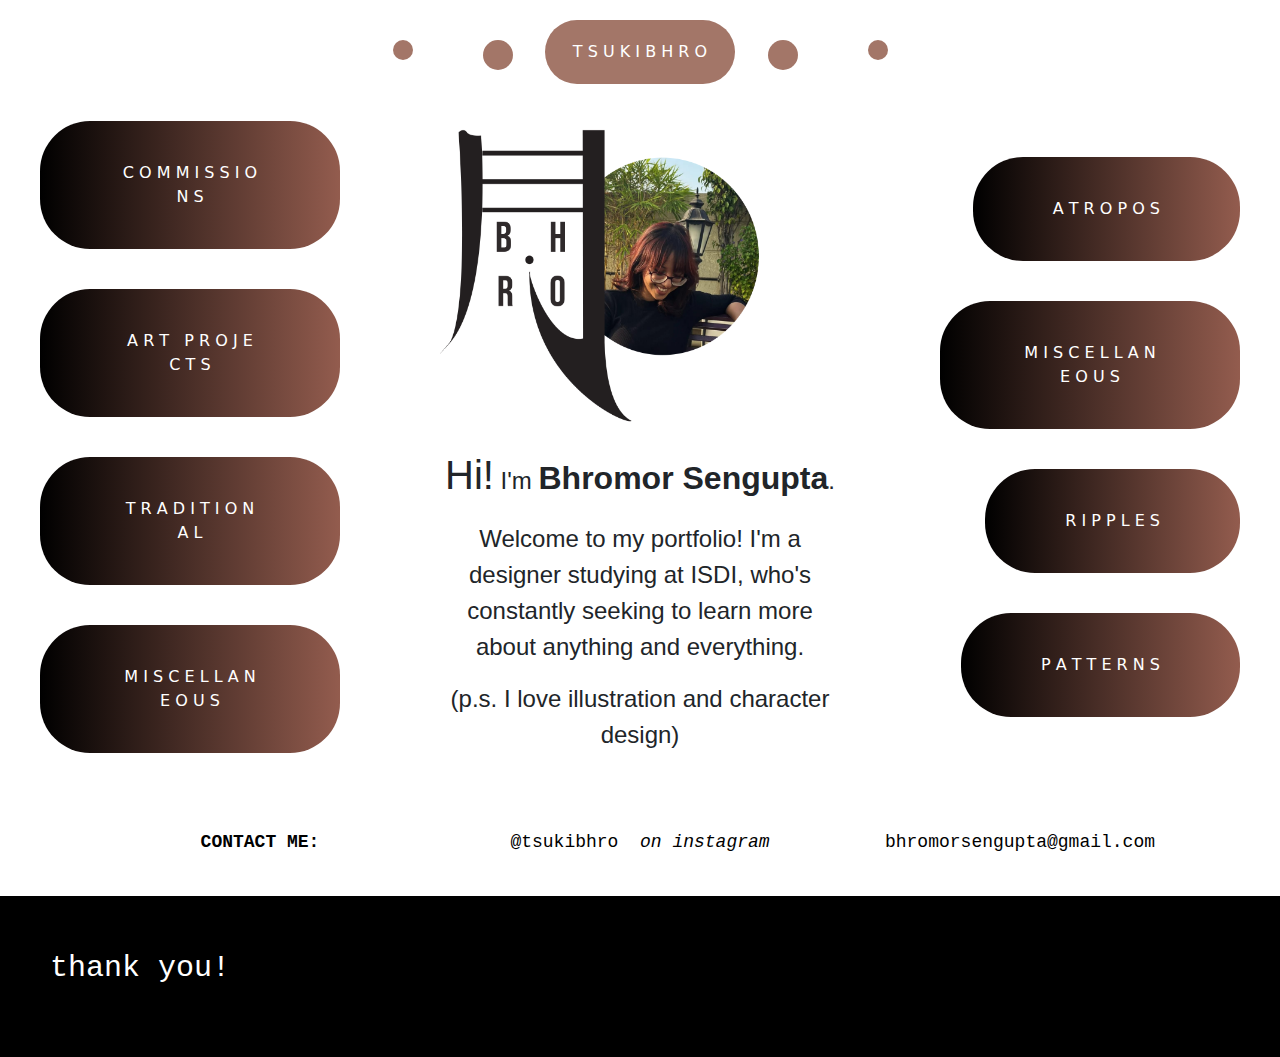
<file: index.html>
<!DOCTYPE html>
    <html>
        <head>
            <meta charset="UTF-8">
            <meta name="viewport" content="width=device-width, initial-scale=1.0">
            <link rel="stylesheet" href="stylesheet.css">
            <link href="https://cdn.jsdelivr.net/npm/bootstrap@5.3.3/dist/css/bootstrap.min.css" rel="stylesheet" integrity="sha384-QWTKZyjpPEjISv5WaRU9OFeRpok6YctnYmDr5pNlyT2bRjXh0JMhjY6hW+ALEwIH" crossorigin="anonymous">
            <script src="https://cdn.jsdelivr.net/npm/bootstrap@5.3.3/dist/js/bootstrap.bundle.min.js" integrity="sha384-YvpcrYf0tY3lHB60NNkmXc5s9fDVZLESaAA55NDzOxhy9GkcIdslK1eN7N6jIeHz" crossorigin="anonymous"></script>
        </head>
        <section style="margin: 20px;">
            <div class="container">
                <div class="row justify-content-center">
                    <div class="col-1 d-flex justify-content-center">
                        <div class="dot1"></div>
                    </div>
                    <div class="col-1 d-flex justify-content-center">
                        <div class="dot2"></div>
                    </div>
                    <div class="col-2 header">T S U K I B H R O</div>
                    <div class="col-1 d-flex justify-content-center">
                        <div class="dot2"></div>
                    </div>
                    <div class="col-1 d-flex justify-content-center">
                        <div class="dot1"></div>
                    </div>
                </div>
            </div>
            <main>
                <section class="col-md-3 col-sm-1 buttons-left justify-content-center" >
                    <a href="commissions.html"><button style="border-radius: 50px">C O M M I S S I O N S</button></a>
                    <a href="artprojects.html"><button style="border-radius: 50px">A R T &nbsp; P R O J E C T S</button></a>
                    <a href="traditional.html"><button style="border-radius: 50px">T R A D I T I O N A L</button></a>
                    <a href="misc2.html"><button style="border-radius: 50px">M I S C E L L A N E O U S</button></a>
                </section>
                <section class="profile">
                    <div class="logo">
                        <img class="logo" src="awdw.png" alt="Logo">
                    </div>
                    <div class="bio">
                        <p><span style="font-size: 40px;"> Hi!</span> I'm <strong style="font-size: 32px;">Bhromor Sengupta</strong>.</p>
                        <p>Welcome to my portfolio! I'm a designer studying at ISDI, who's constantly seeking to learn more about anything and everything.</p>
                        <p>(p.s. I love illustration and character design)</p>
                    </div>
                </section>
                <section class="col-md-3 col-sm-1 buttons-right justify-content-center">
                    <a href="atropos.html"><button style="border-radius: 50px">A T R O P O S</button></a>
                    <a href="ripples.html"><button style="border-radius: 50px">M I S C E L L A N E O U S</button></a>
                    <a href="misc1.html"><button style="border-radius: 50px">R I P P L E S</button></a>
                    <a href="patterns.html"><button style="border-radius: 50px">P A T T E R N S</button></a>
                </section>
            </main>
            <footer>
                <div class="container contact-info">
                    <div class="row justify-content-center">
                    <div class="col-4 d-flex justify-content-center "><b> CONTACT ME:</b></div>
                    <div class="col-4 d-flex justify-content-center">@tsukibhro &nbsp;<br><i> on instagram</i></div>
                    <div class="col-4 d-flex justify-content-center"> bhromorsengupta@gmail.com</div>
                </div>
            </footer>
        </section>
        <div class="thank-you" style="margin: 0%;">
            <p>thank you!</p>
        </div>
    </html>
</file>
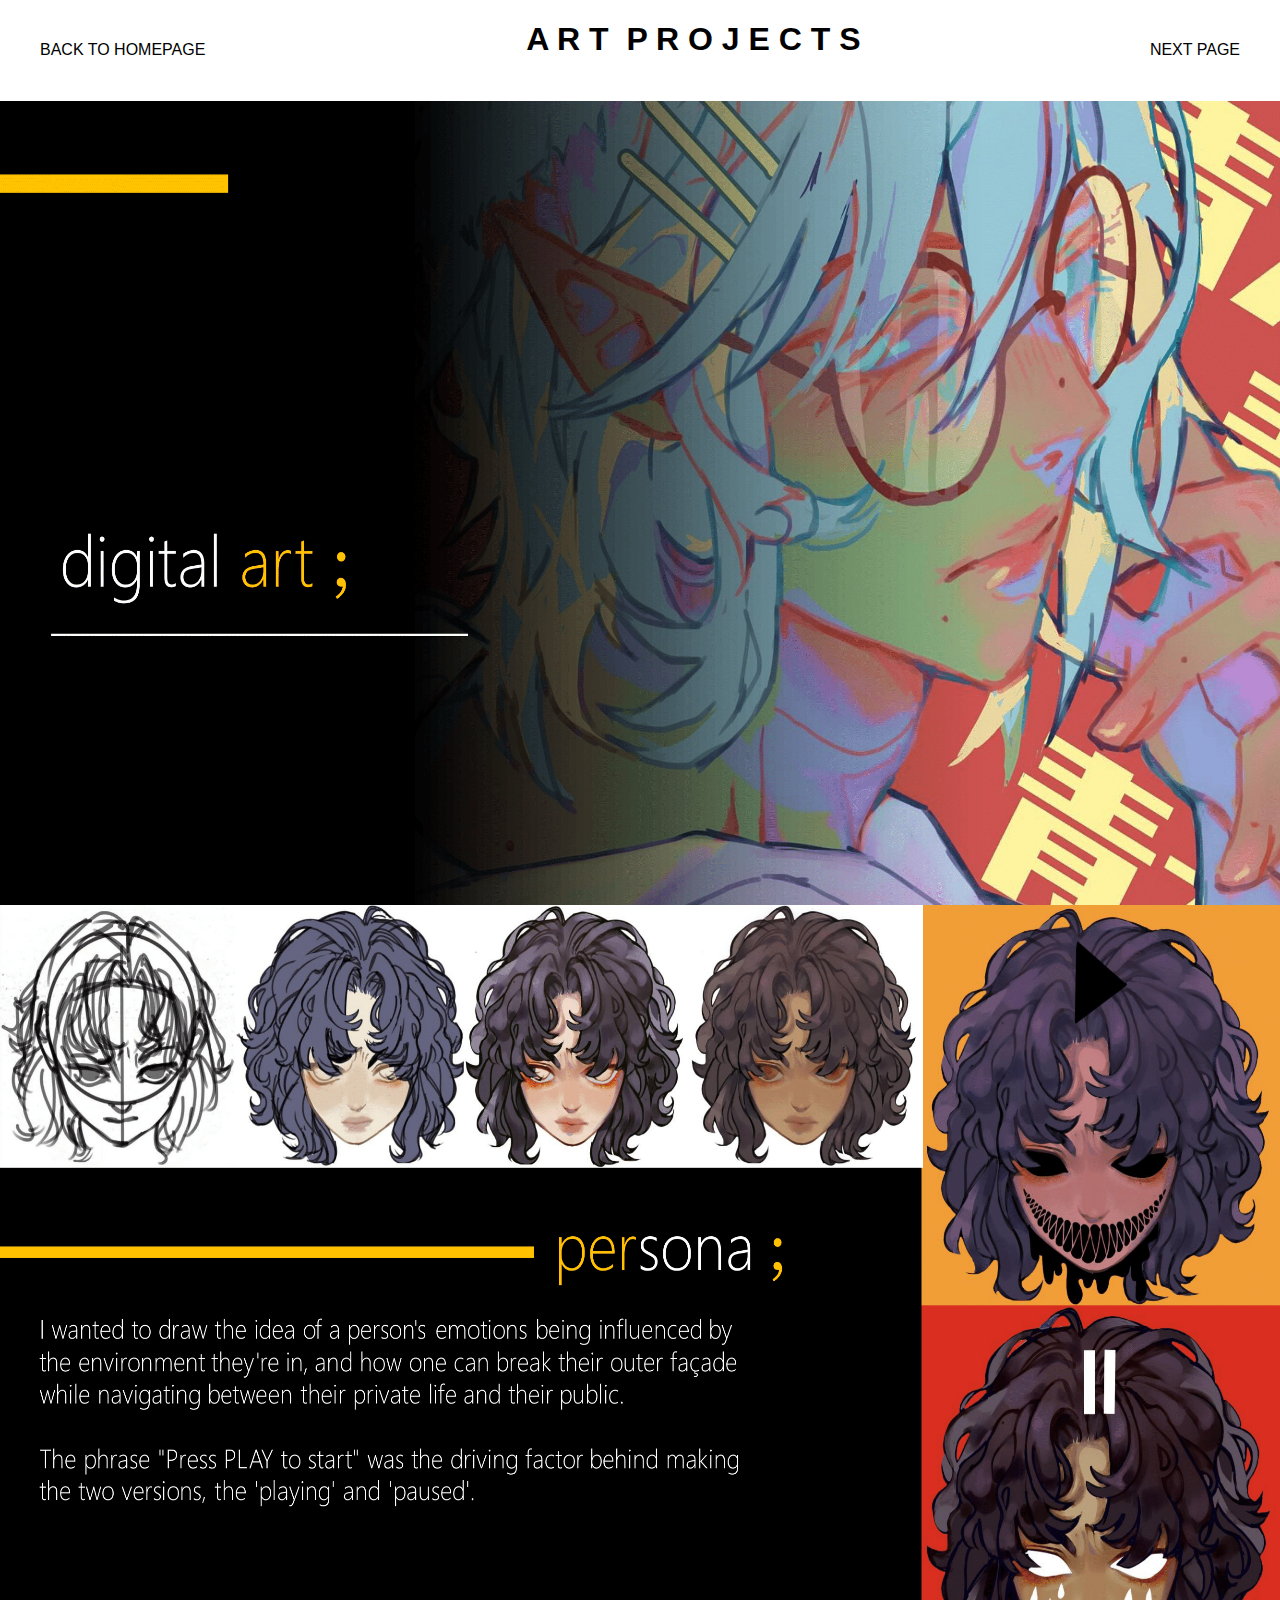
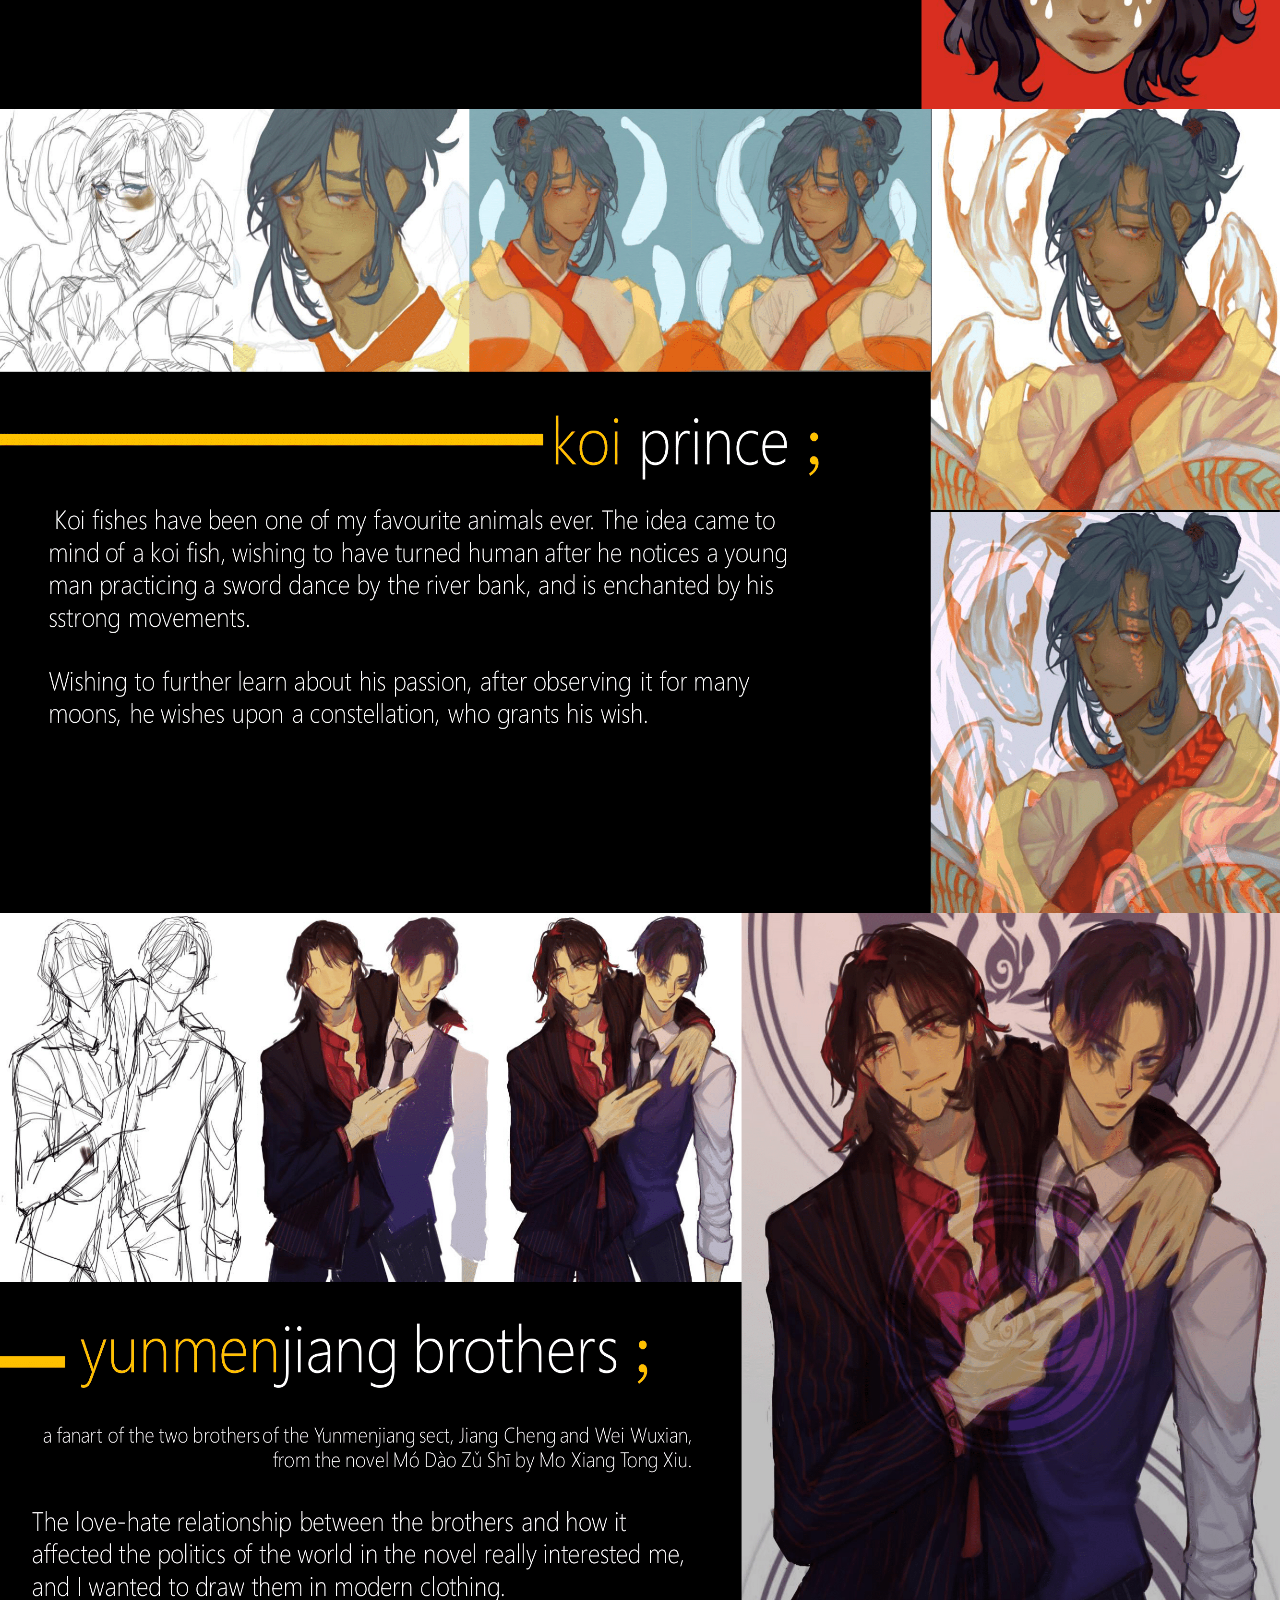
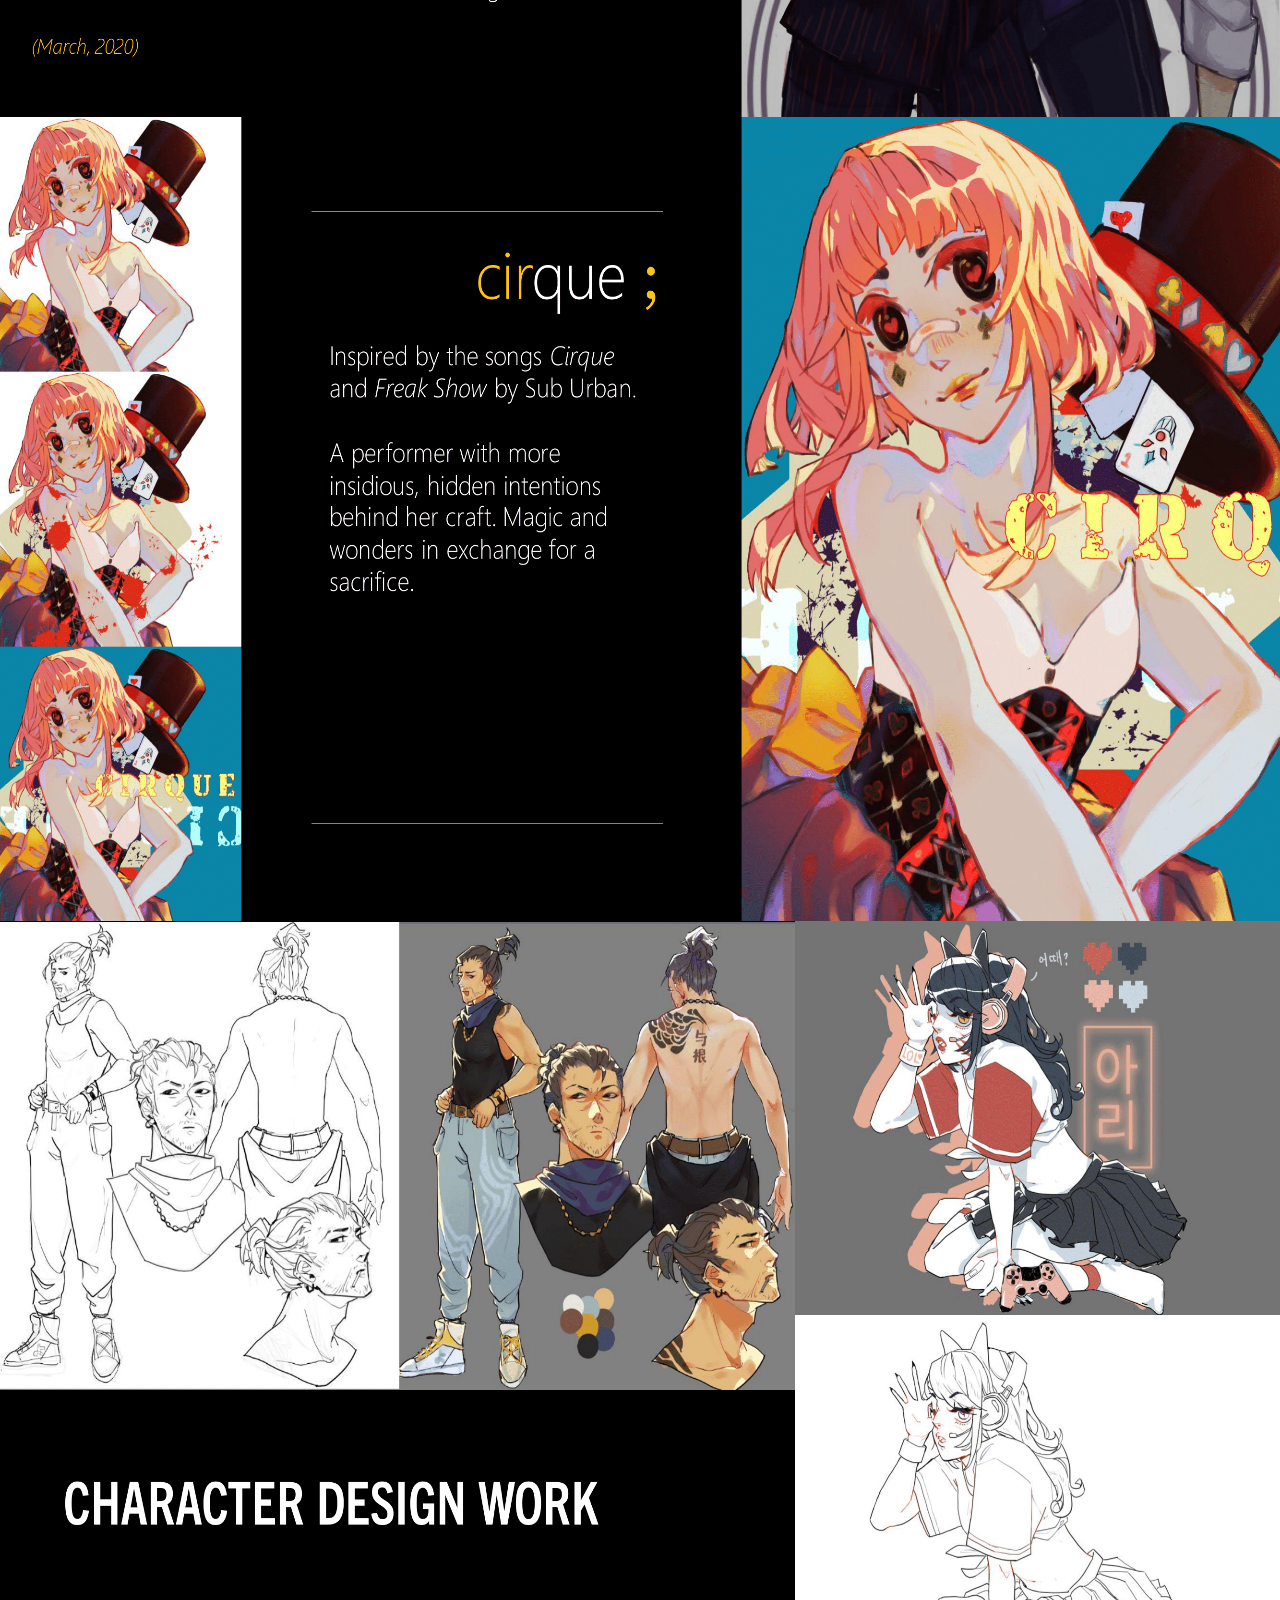
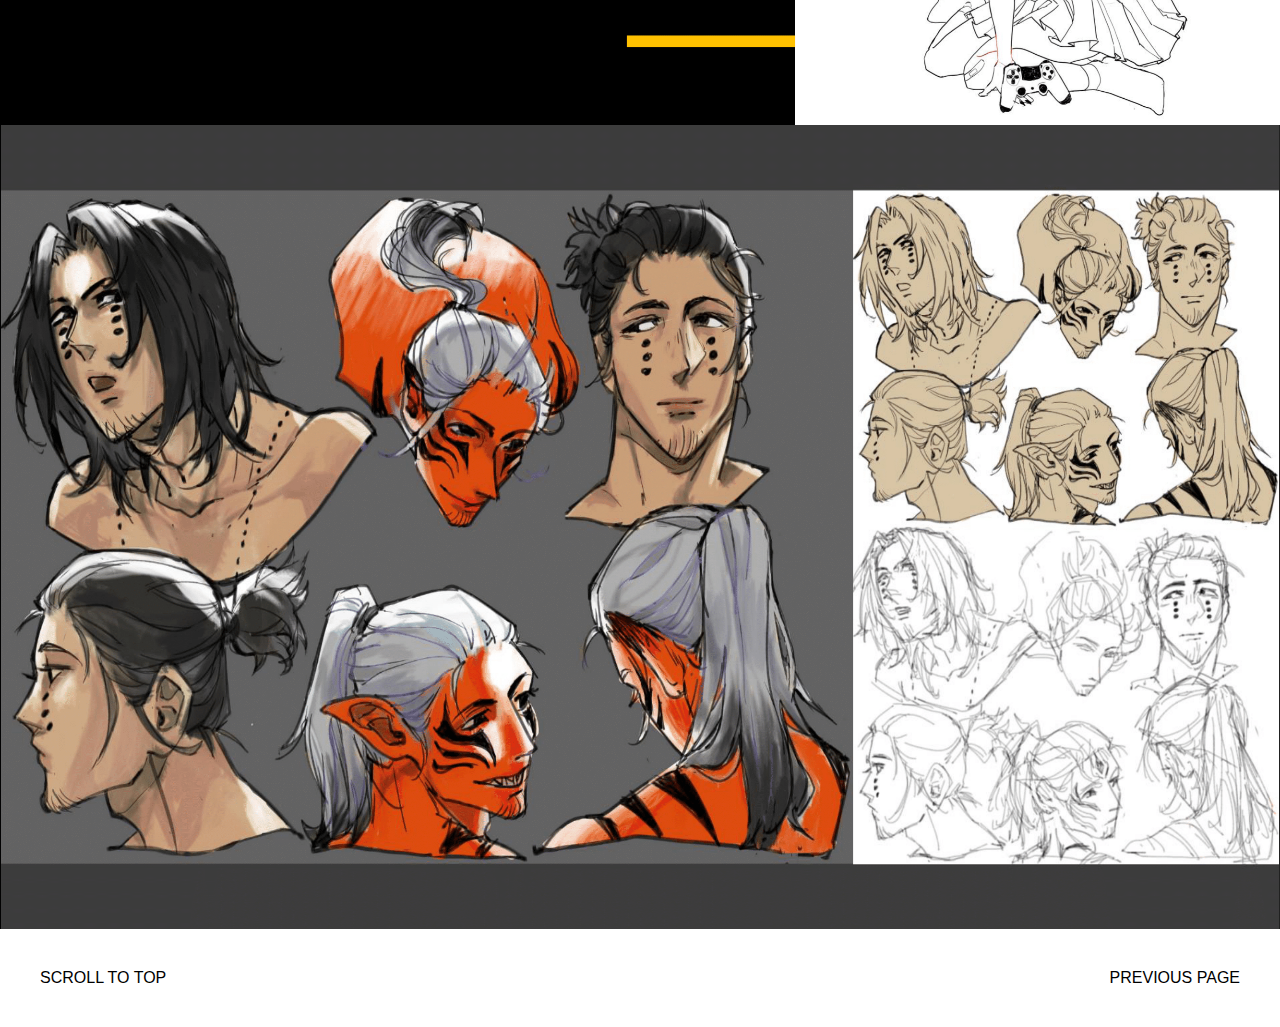
<file: artprojects.html>
<!DOCTYPE html>
<html>
    <head>
        <link href="sidepage.css" rel="stylesheet">
        <meta charset="UTF-8">
        <meta name="viewport" content="width=device-width, initial-scale=1.0">
    </head>
    <h1>
        <a href="main page.html">
            <button class="backtohome"> BACK TO HOMEPAGE </button>
        </a>
        <span class="title">A R T &nbsp;P R O J E C T S</span>
        <a class="nextpage" href="misc2.html">
            <button class="backtohome"> NEXT PAGE </button>
        </a>
    </h1>
    <body>
        <img class="mainImg" src="portfolio revised-10.png">
        <img class="mainImg" src="portfolio revised-11.png">
        <img class="mainImg" src="portfolio revised-12.png">
        <img class="mainImg" src="portfolio revised-13.png">
        <img class="mainImg" src="portfolio revised-14.png">
        <img class="mainImg" src="Bhromor Sengupta Portfolio 2024-06.png">
        <img class="mainImg" src="Bhromor Sengupta Portfolio 2024-07.png">
    </body>
    <h2>
        <a href="artprojects.html">
            <button class="backtohome"> SCROLL TO TOP  </button>
        </a>
        <a class="nextpage" href="commissions.html">
            <button class="backtohome"> PREVIOUS PAGE </button>
        </a>
</html>
</file>
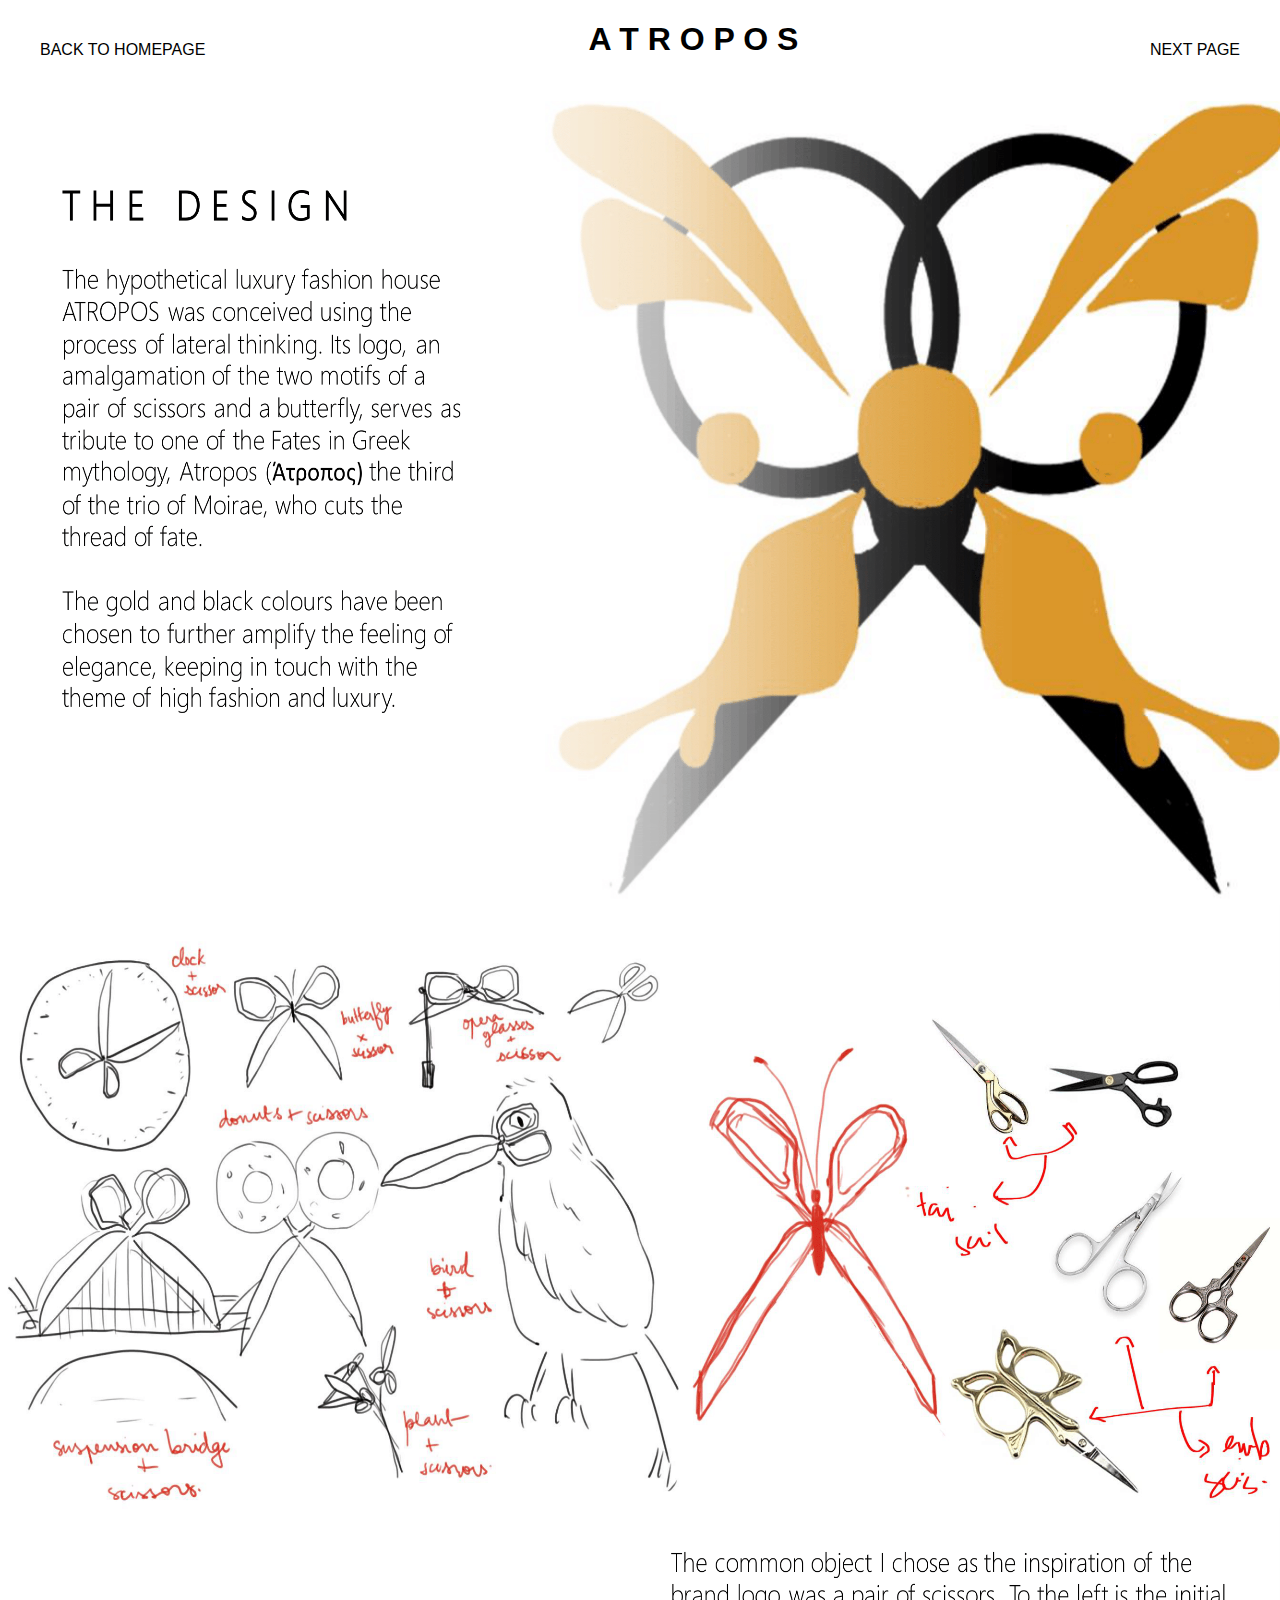
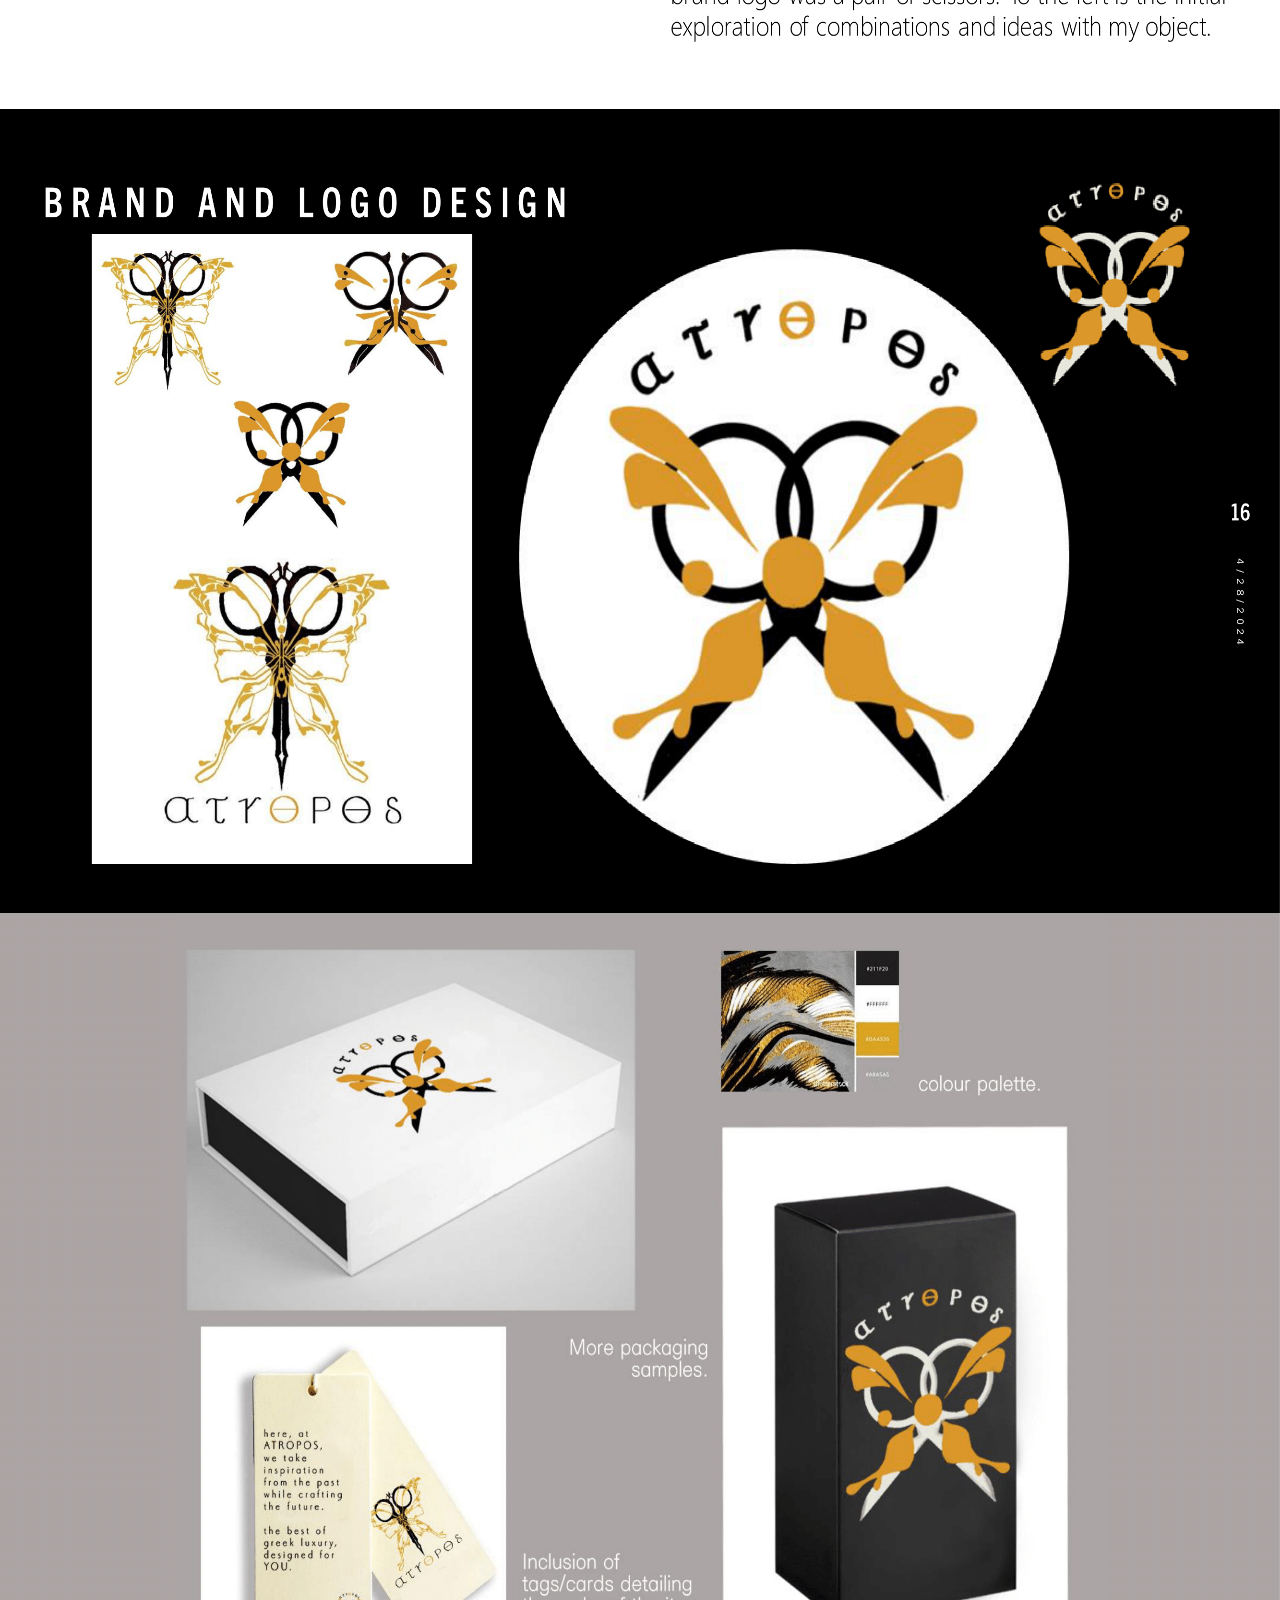
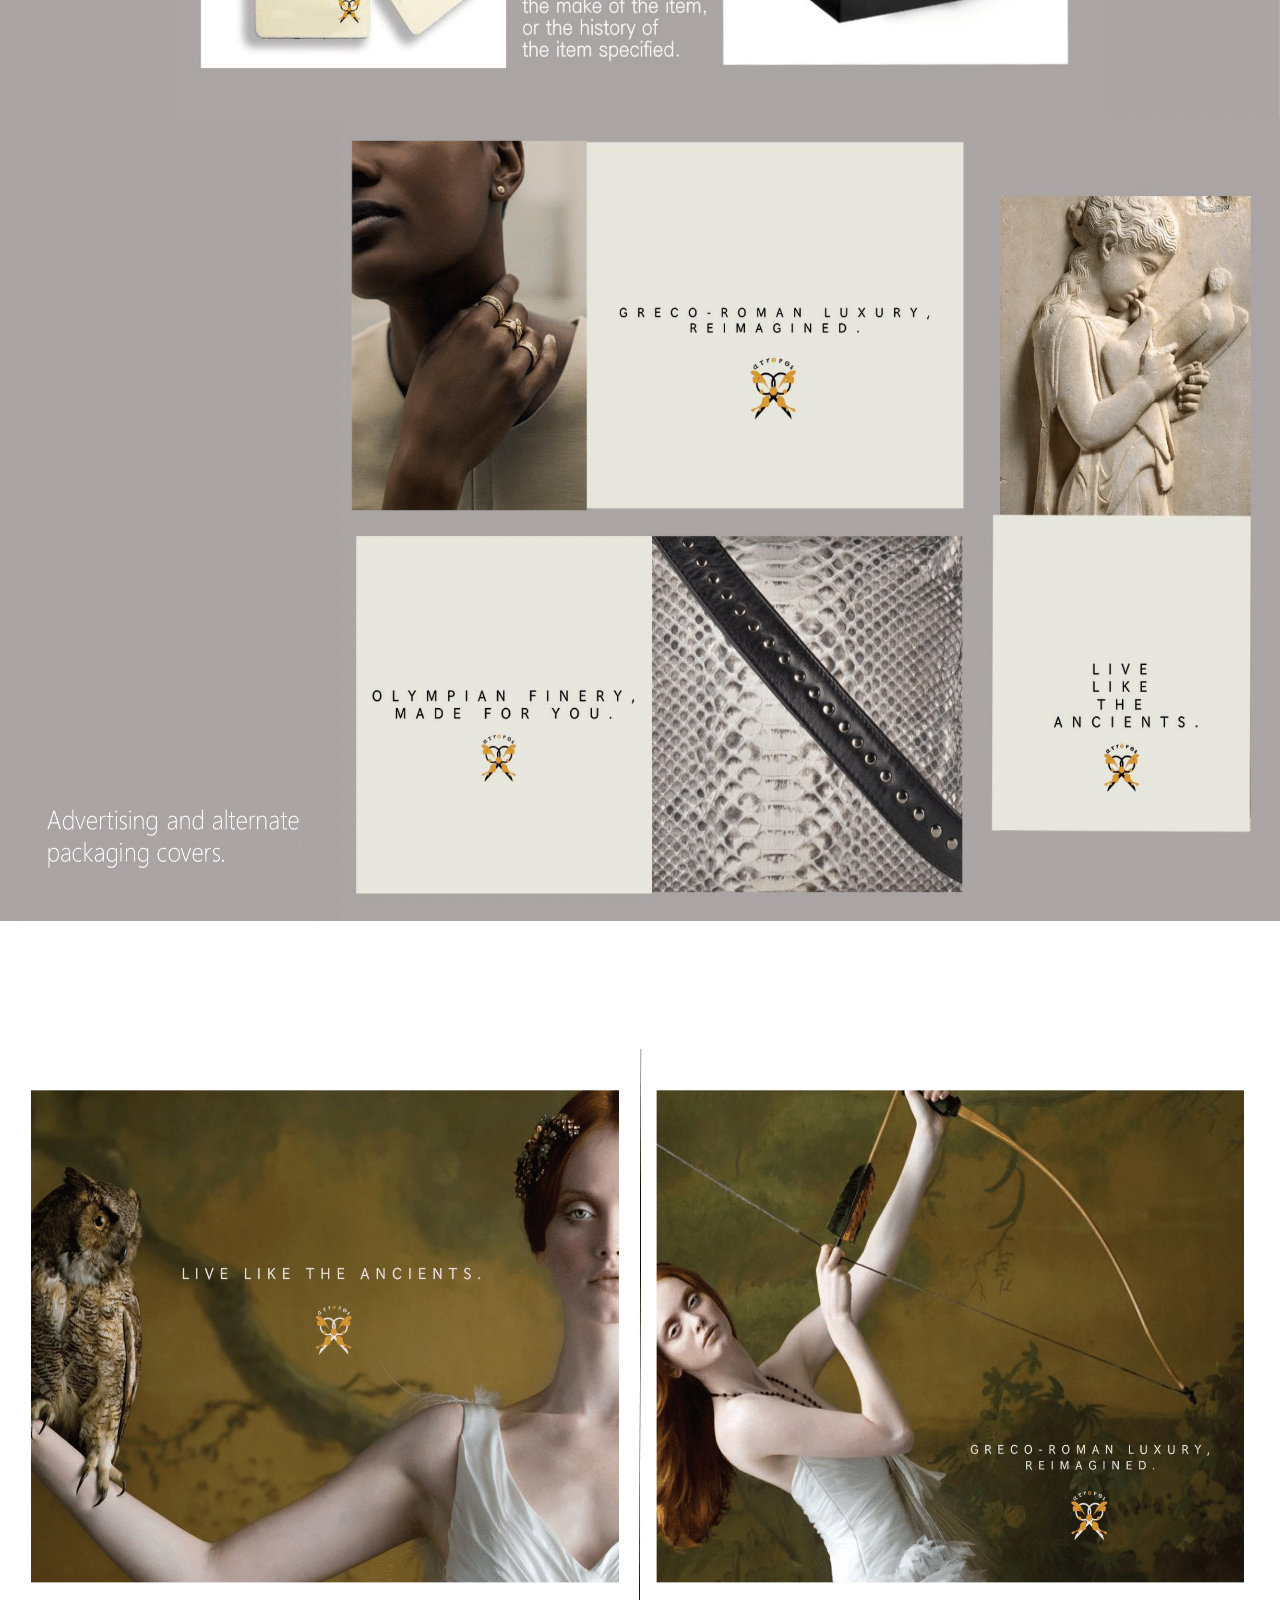
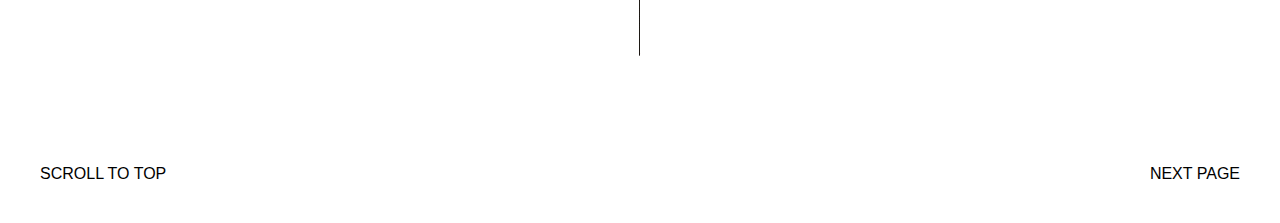
<file: atropos.html>
<!DOCTYPE html>
<html>
    <head>
        <link href="sidepage.css" rel="stylesheet">
        <meta charset="UTF-8">
        <meta name="viewport" content="width=device-width, initial-scale=1.0">
    </head>
    <h1>
        <a href="main page.html">
            <button class="backtohome"> BACK TO HOMEPAGE </button>
        </a>
        <span class="title"> A T R O P O S</span>
        <a class="nextpage" href="ripples.html">
            <button class="backtohome"> NEXT PAGE </button>
        </a>
    </h1>
    <body>
        <img class="mainImg" src="portfolio revised-63.png" alt="atropos 1">
        <img class="mainImg" src="portfolio revised-64.png" alt="atropos 2">
        <img class="mainImg" src="Bhromor Sengupta Portfolio 2024-16.png" alt="atropos 3">
        <img class="mainImg" src="portfolio revised-67.png" alt="atropos 4">
        <img class="mainImg" src="portfolio revised-68.png" alt="atropos 5">
        <img class="mainImg" src="portfolio revised-69.png" alt="atropos 6">
    </body>
    <h2>
        </a>
        <a href="atropos.html">
            <button class="backtohome"> SCROLL TO TOP </button>
        </a>
        <a class="nextpage" href="ripples.html">
            <button class="backtohome"> NEXT PAGE </button>
        </a>
    </h2>
</html>
</file>
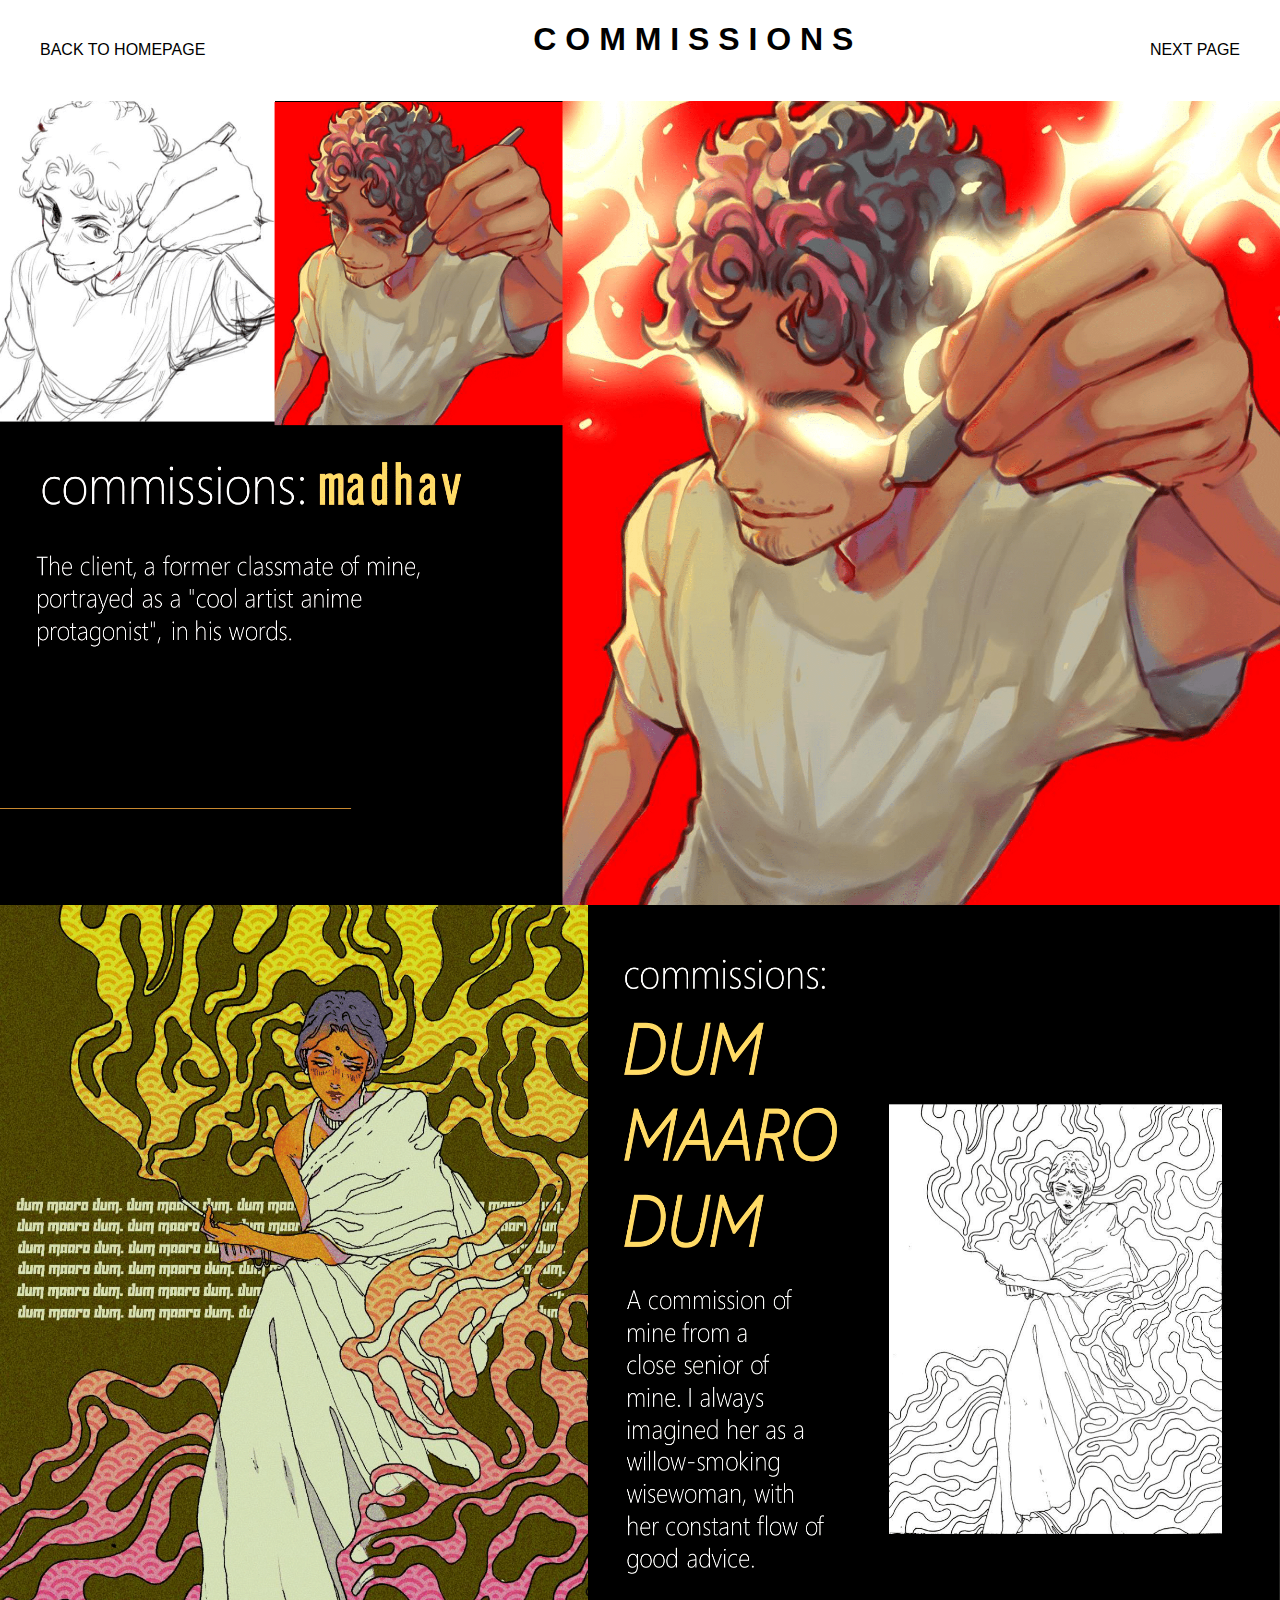
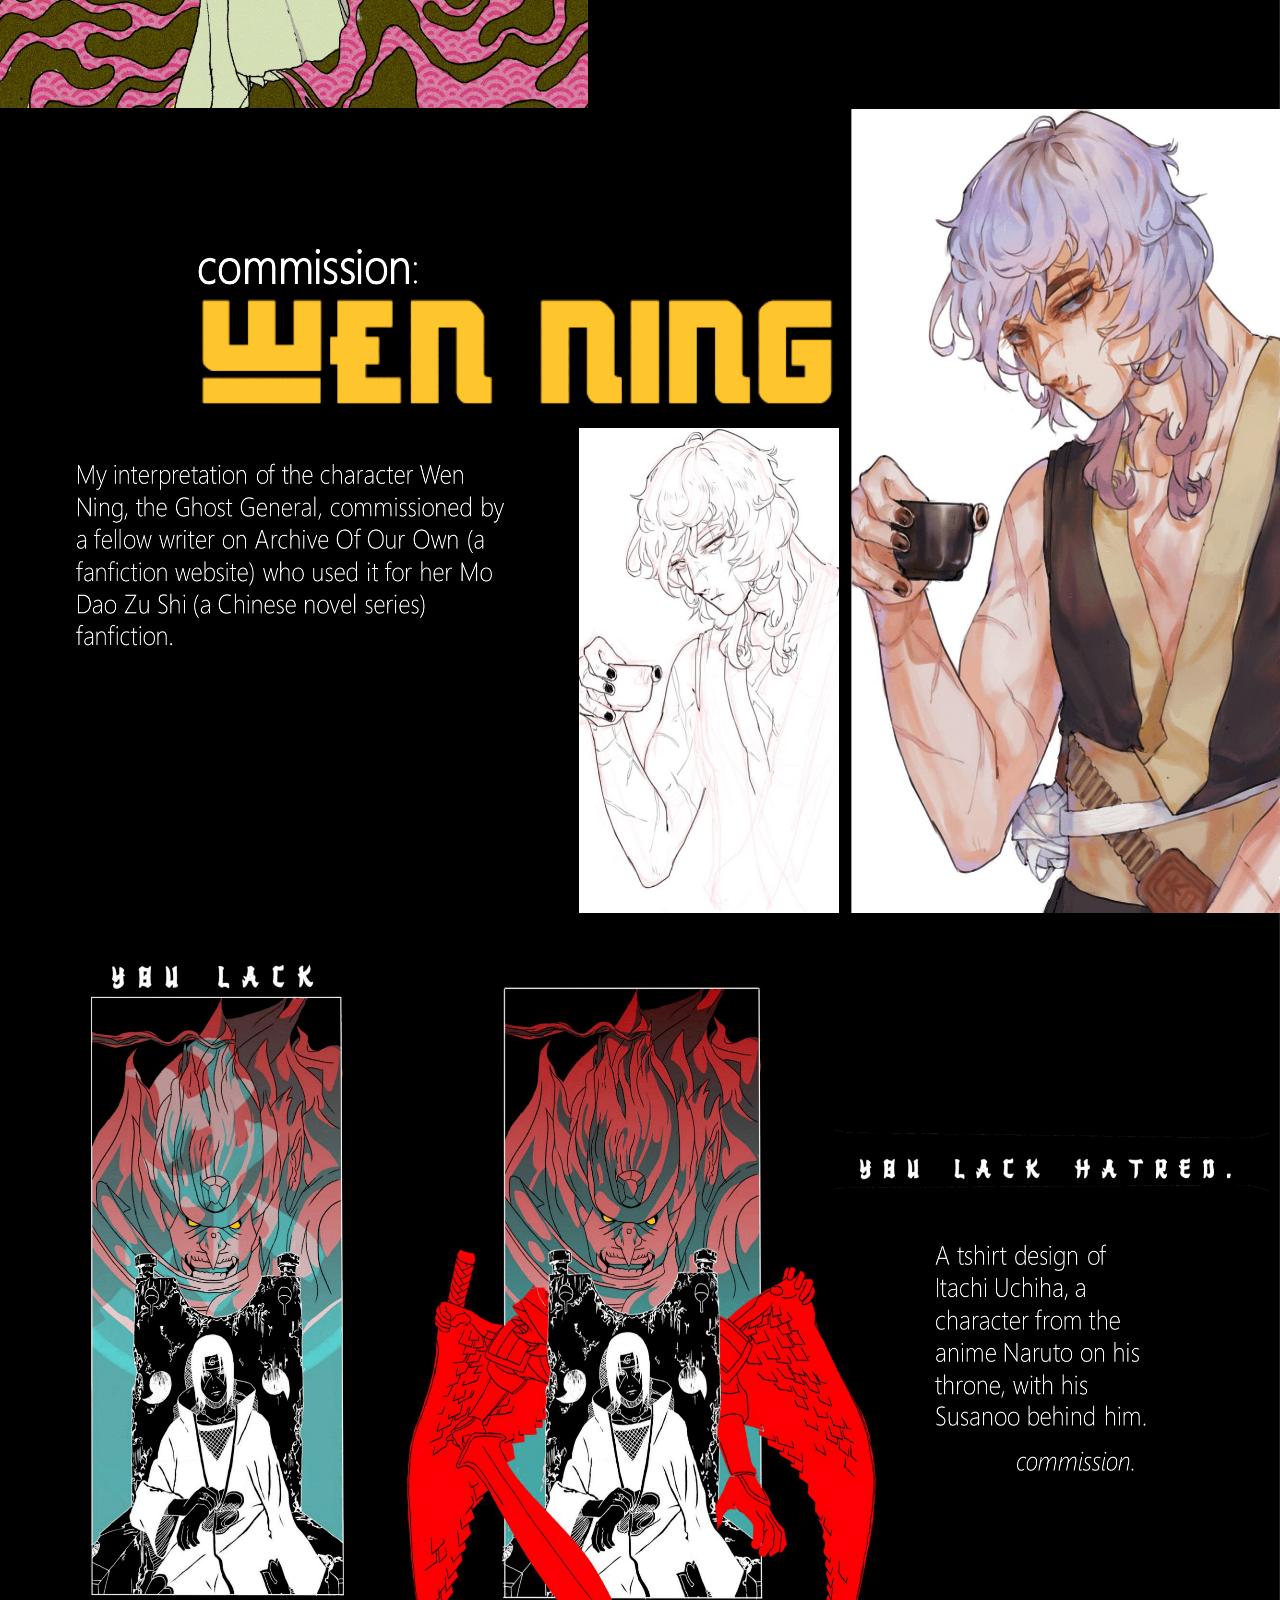
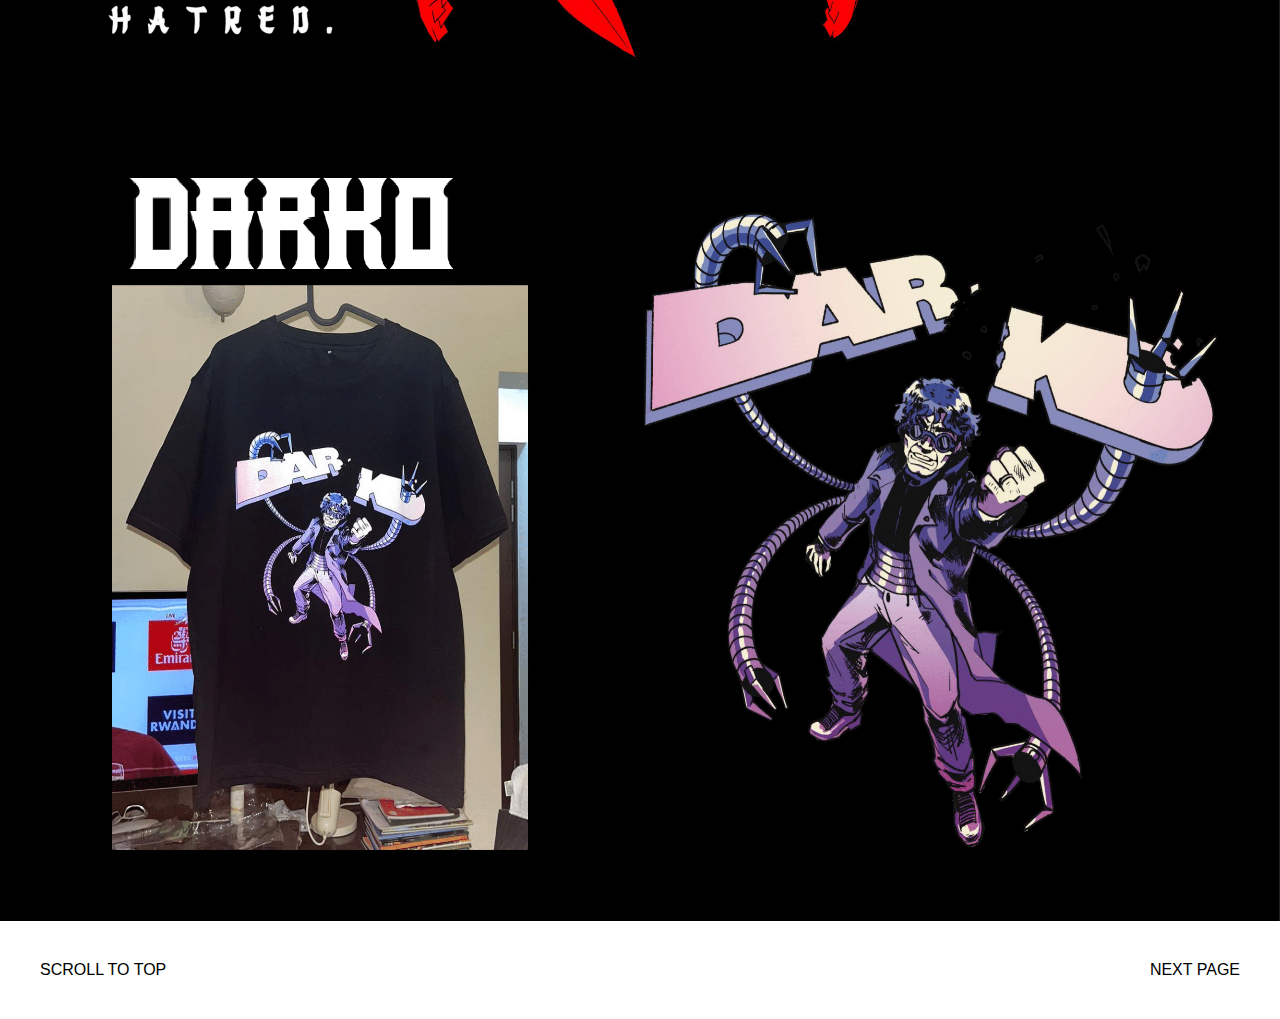
<file: commissions.html>
<!DOCTYPE html>
<html>
    <head>
        <link href="sidepage.css" rel="stylesheet">
        <meta charset="UTF-8">
        <meta name="viewport" content="width=device-width, initial-scale=1.0">
    </head>
    <h1>
        <a href="main page.html">
            <button class="backtohome"> BACK TO HOMEPAGE </button>
        </a>
        <span class="title">C O M M I S S I O N S</span>
        <a class="nextpage" href="artprojects.html">
            <button class="backtohome"> NEXT PAGE </button>
        </a>
    </h1>
    <body>
        <img class="mainImg" src="portfolio revised-15.png" alt="atropos 1">
        <img class="mainImg" src="portfolio revised-16.png" alt="atropos 2">
        <img class="mainImg" src="portfolio revised-17.png" alt="atropos 3">
        <img class="mainImg" src="portfolio revised-18.png" alt="atropos 4">
        <img class="mainImg" src="portfolio revised-19.png" alt="atropos 5">
    </body>
    <h2>
        </a>
        <a href="commissions.html">
            <button class="backtohome"> SCROLL TO TOP </button>
        </a>
        <a class="nextpage" href="artprojects.html">
            <button class="backtohome"> NEXT PAGE </button>
        </a>
    </h2>
</html>
</file>
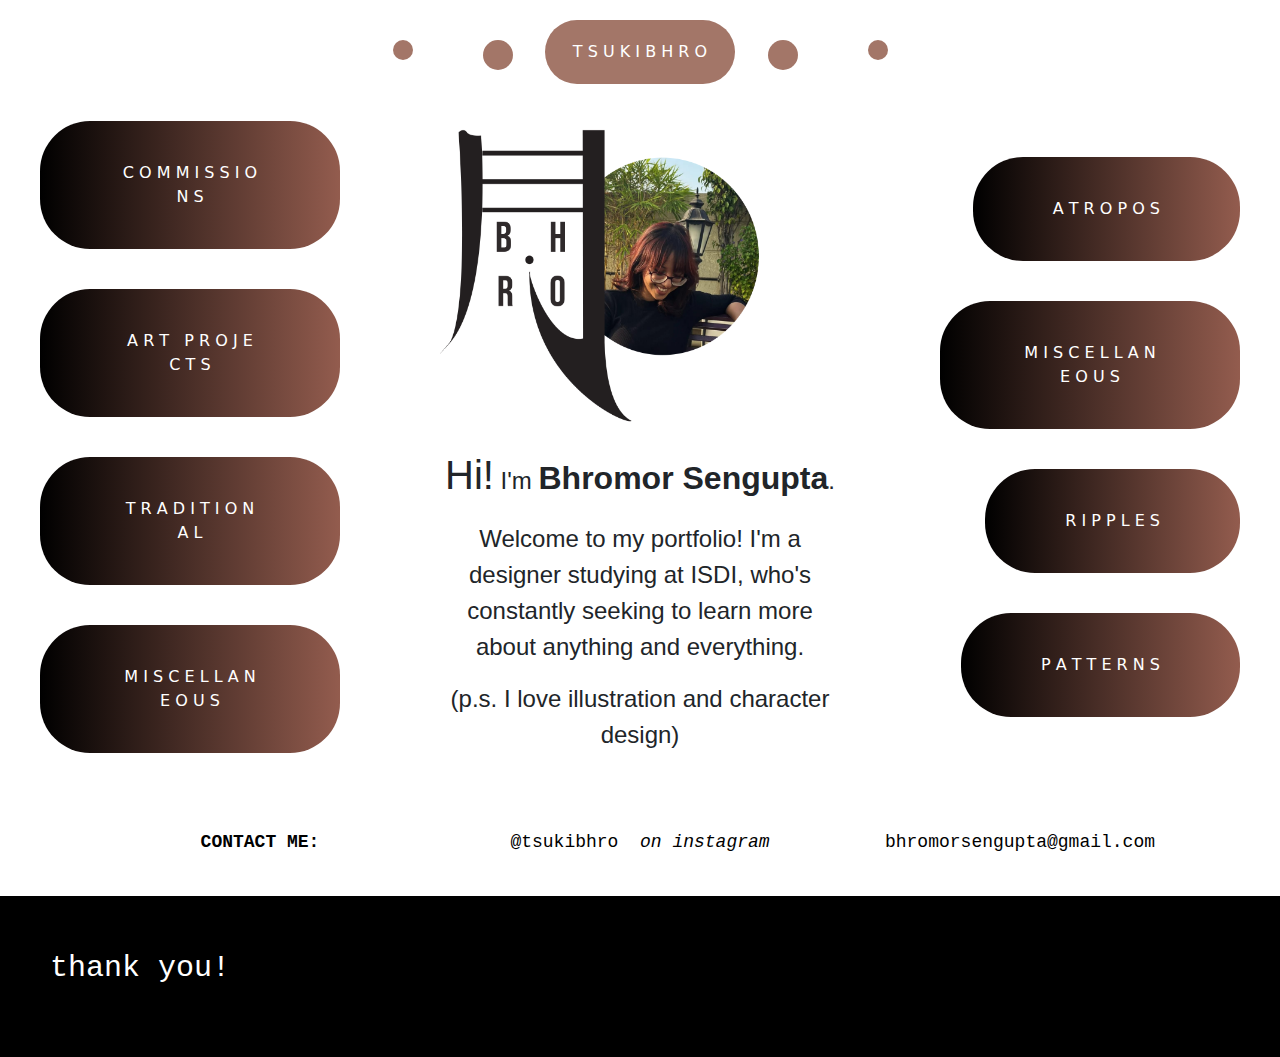
<file: main page.html>
<!DOCTYPE html>
    <html>
        <head>
            <meta charset="UTF-8">
            <meta name="viewport" content="width=device-width, initial-scale=1.0">
            <link rel="stylesheet" href="stylesheet.css">
            <link href="https://cdn.jsdelivr.net/npm/bootstrap@5.3.3/dist/css/bootstrap.min.css" rel="stylesheet" integrity="sha384-QWTKZyjpPEjISv5WaRU9OFeRpok6YctnYmDr5pNlyT2bRjXh0JMhjY6hW+ALEwIH" crossorigin="anonymous">
            <script src="https://cdn.jsdelivr.net/npm/bootstrap@5.3.3/dist/js/bootstrap.bundle.min.js" integrity="sha384-YvpcrYf0tY3lHB60NNkmXc5s9fDVZLESaAA55NDzOxhy9GkcIdslK1eN7N6jIeHz" crossorigin="anonymous"></script>
        </head>
        <section style="margin: 20px;">
            <div class="container">
                <div class="row justify-content-center">
                    <div class="col-1 d-flex justify-content-center">
                        <div class="dot1"></div>
                    </div>
                    <div class="col-1 d-flex justify-content-center">
                        <div class="dot2"></div>
                    </div>
                    <div class="col-2 header">T S U K I B H R O</div>
                    <div class="col-1 d-flex justify-content-center">
                        <div class="dot2"></div>
                    </div>
                    <div class="col-1 d-flex justify-content-center">
                        <div class="dot1"></div>
                    </div>
                </div>
            </div>
            <main>
                <section class="col-md-3 col-sm-1 buttons-left justify-content-center" >
                    <a href="commissions.html"><button style="border-radius: 50px">C O M M I S S I O N S</button></a>
                    <a href="artprojects.html"><button style="border-radius: 50px">A R T &nbsp; P R O J E C T S</button></a>
                    <a href="traditional.html"><button style="border-radius: 50px">T R A D I T I O N A L</button></a>
                    <a href="misc2.html"><button style="border-radius: 50px">M I S C E L L A N E O U S</button></a>
                </section>
                <section class="profile">
                    <div class="logo">
                        <img class="logo" src="awdw.png" alt="Logo">
                    </div>
                    <div class="bio">
                        <p><span style="font-size: 40px;"> Hi!</span> I'm <strong style="font-size: 32px;">Bhromor Sengupta</strong>.</p>
                        <p>Welcome to my portfolio! I'm a designer studying at ISDI, who's constantly seeking to learn more about anything and everything.</p>
                        <p>(p.s. I love illustration and character design)</p>
                    </div>
                </section>
                <section class="col-md-3 col-sm-1 buttons-right justify-content-center">
                    <a href="atropos.html"><button style="border-radius: 50px">A T R O P O S</button></a>
                    <a href="ripples.html"><button style="border-radius: 50px">M I S C E L L A N E O U S</button></a>
                    <a href="misc1.html"><button style="border-radius: 50px">R I P P L E S</button></a>
                    <a href="patterns.html"><button style="border-radius: 50px">P A T T E R N S</button></a>
                </section>
            </main>
            <footer>
                <div class="container contact-info">
                    <div class="row justify-content-center">
                    <div class="col-4 d-flex justify-content-center "><b> CONTACT ME:</b></div>
                    <div class="col-4 d-flex justify-content-center">@tsukibhro &nbsp;<br><i> on instagram</i></div>
                    <div class="col-4 d-flex justify-content-center"> bhromorsengupta@gmail.com</div>
                </div>
            </footer>
        </section>
        <div class="thank-you" style="margin: 0%;">
            <p>thank you!</p>
        </div>
    </html>
</file>
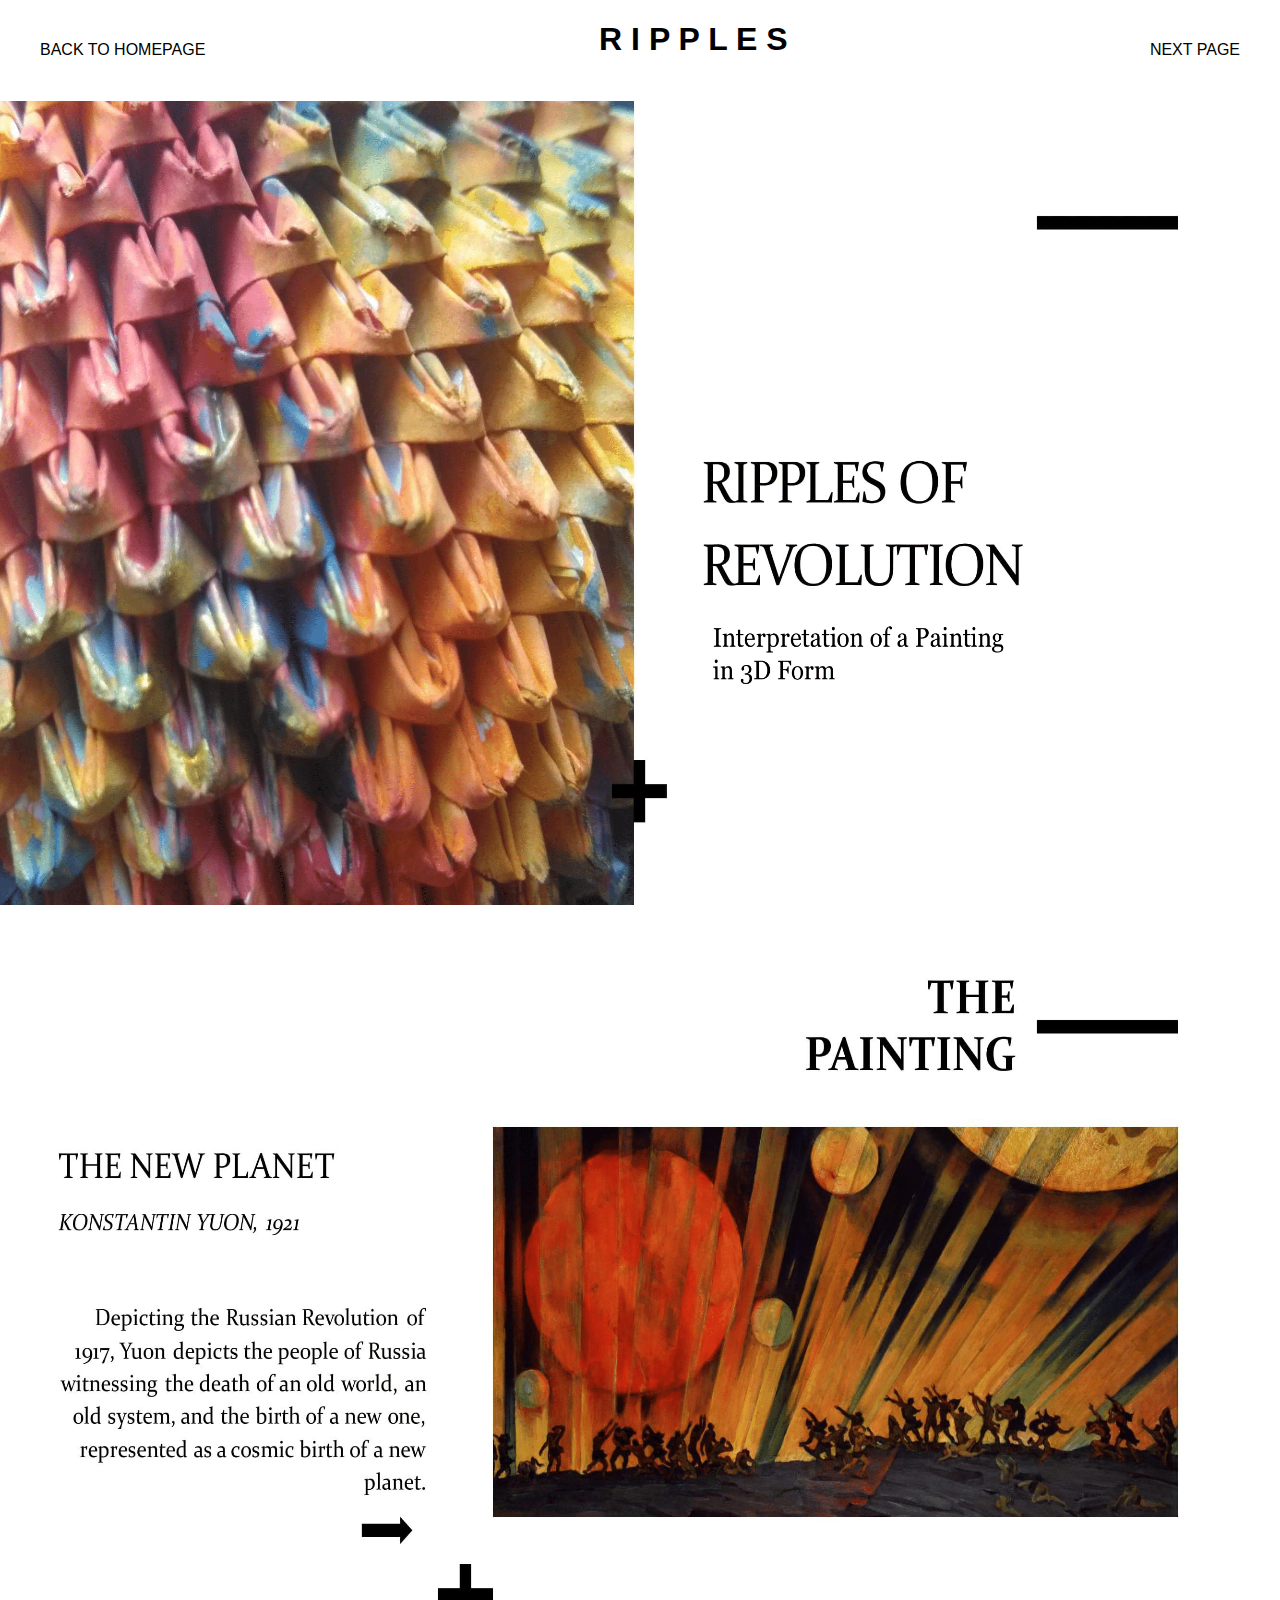
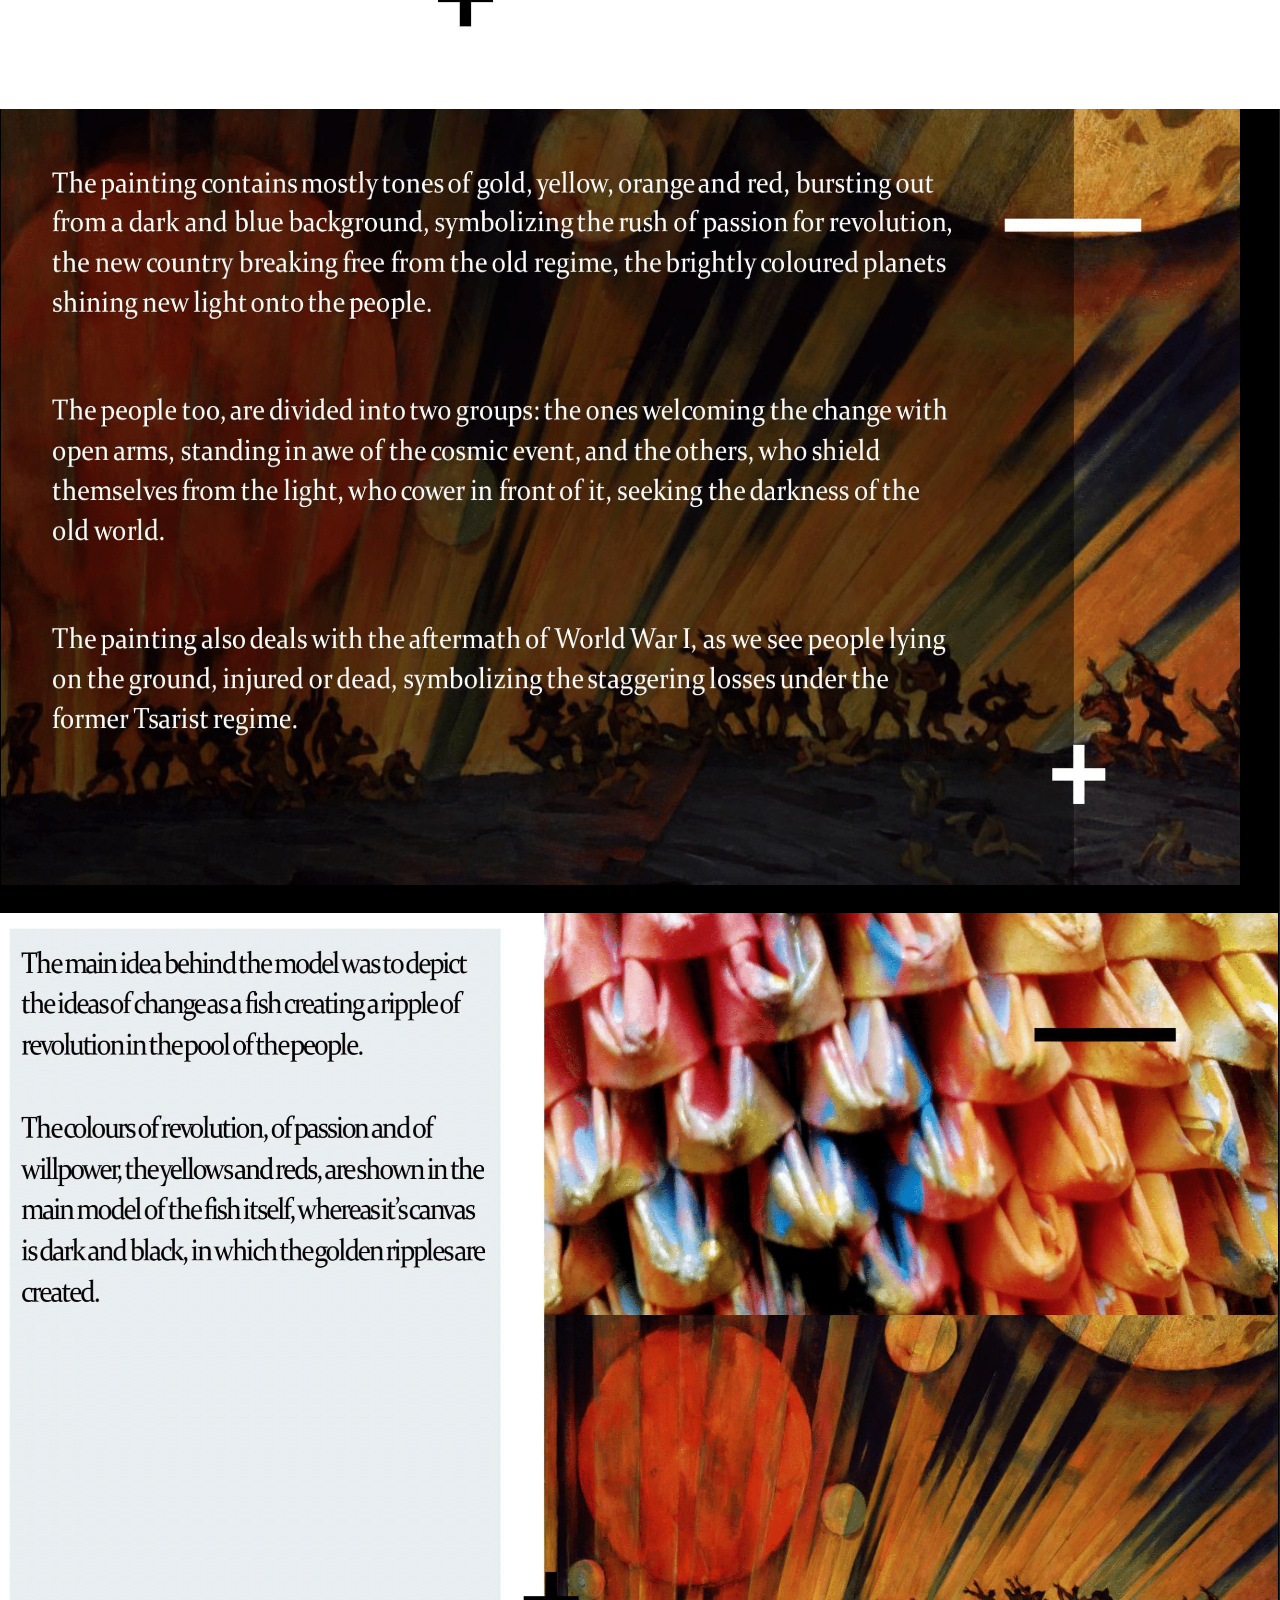
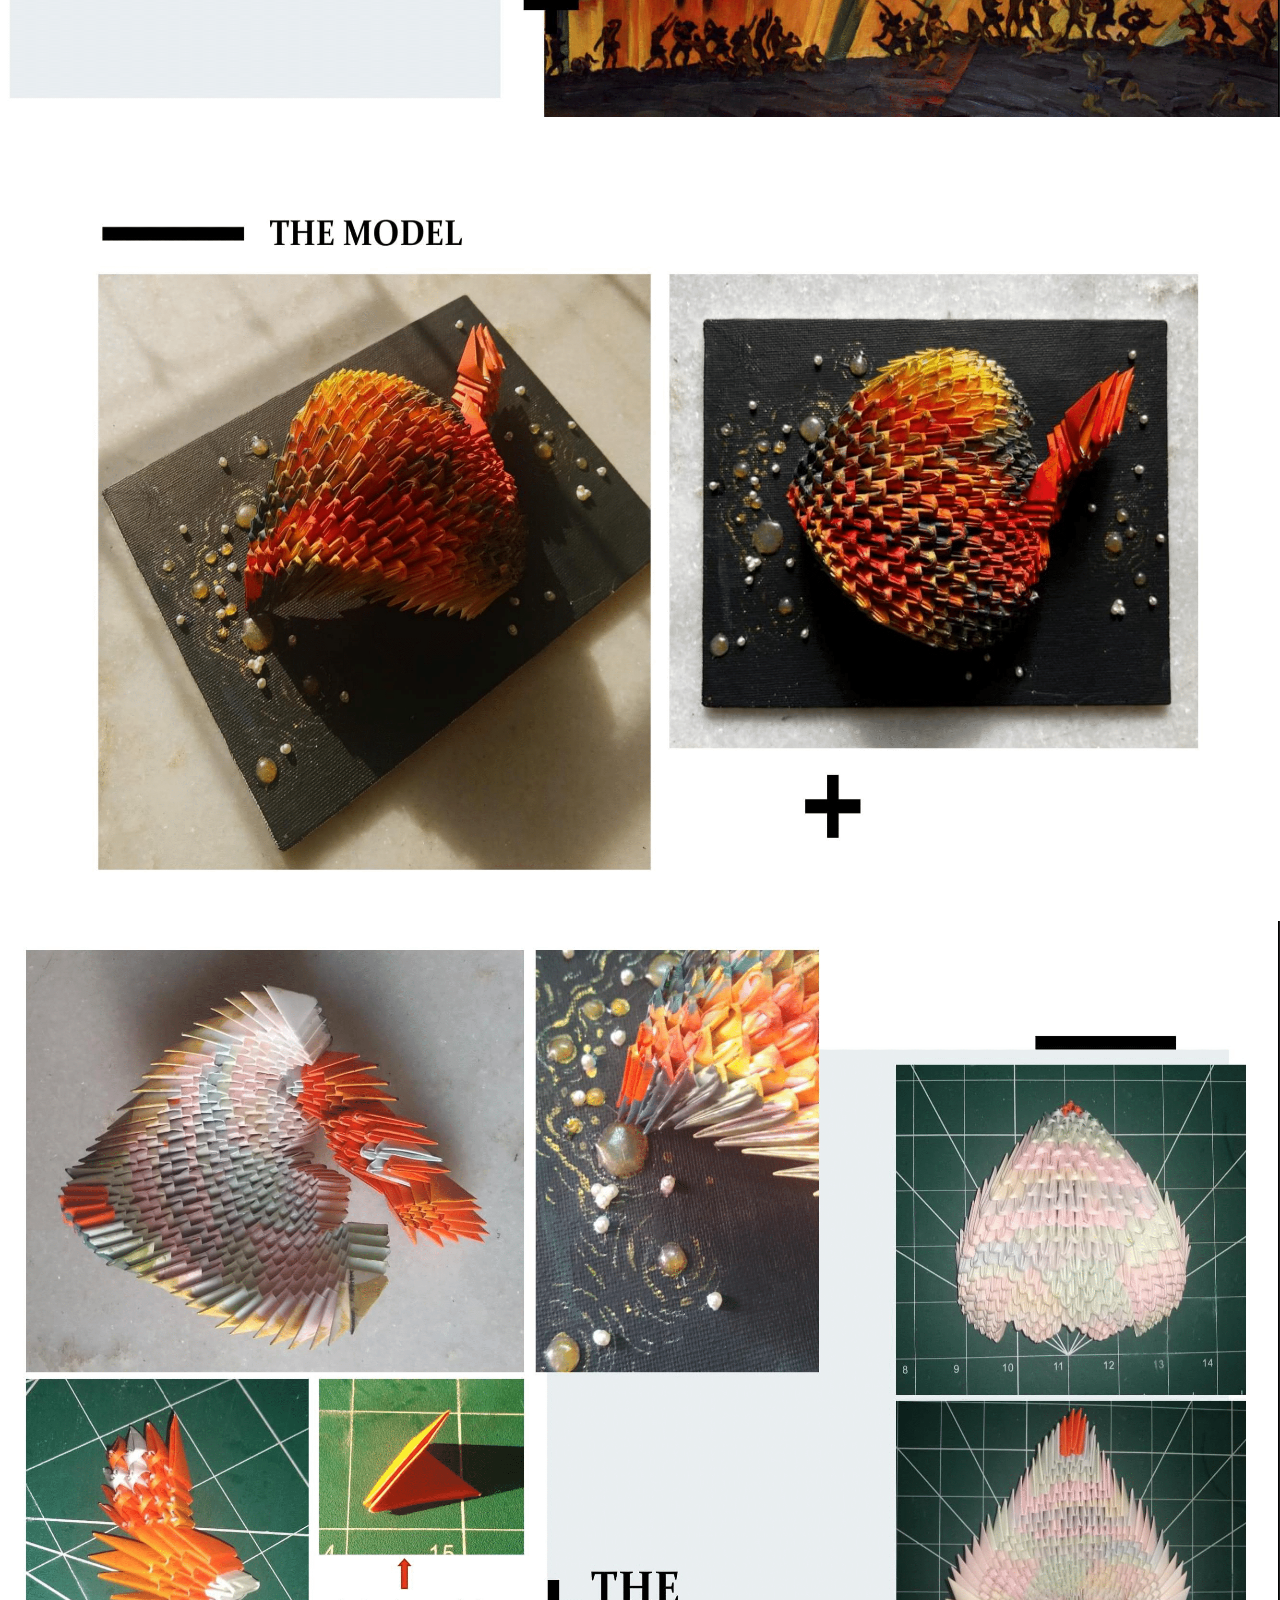
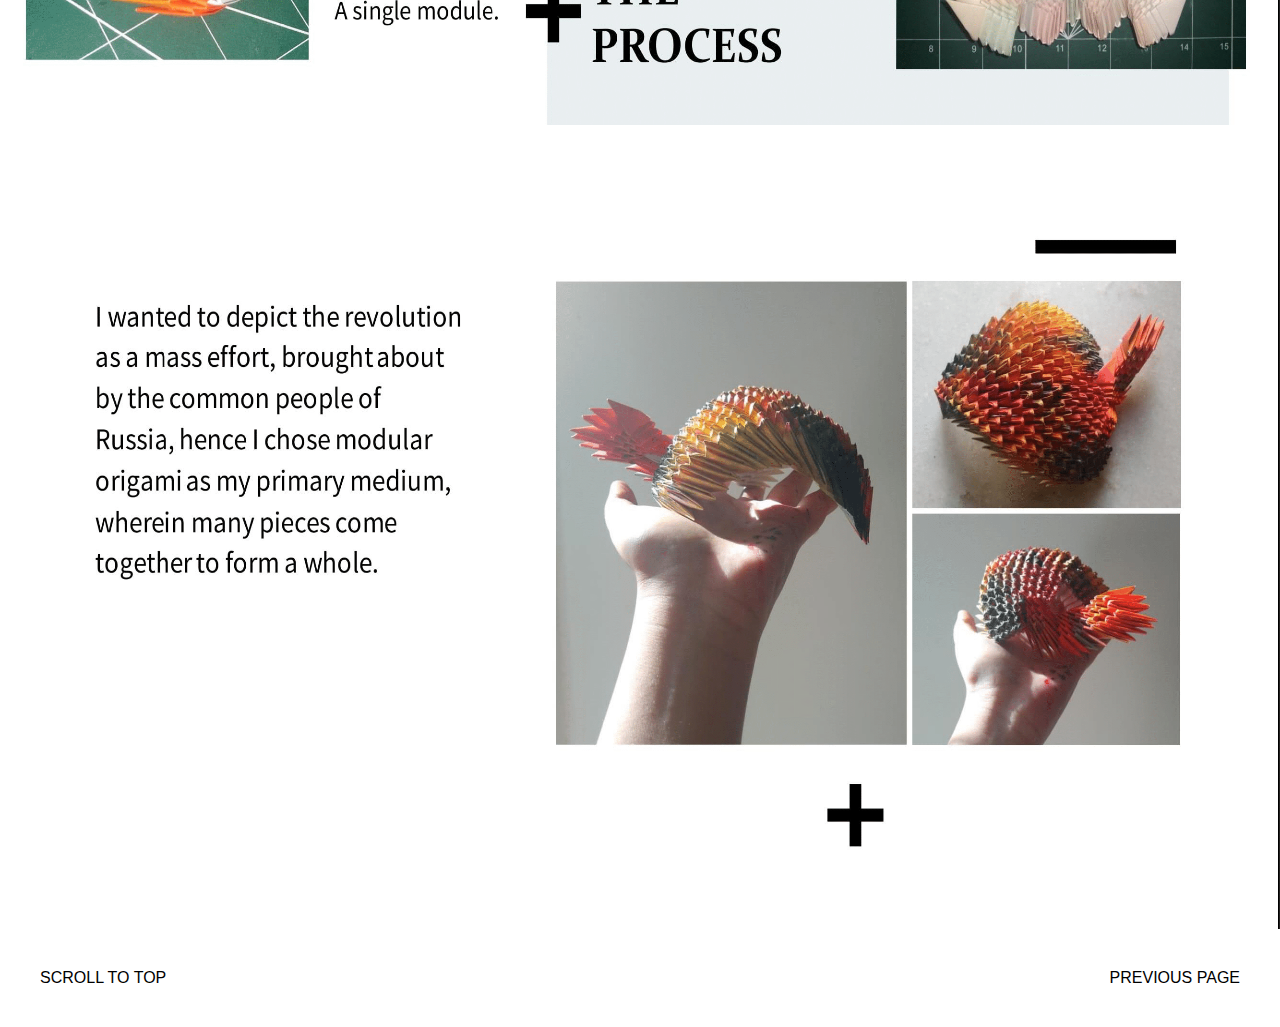
<file: misc1.html>
<!DOCTYPE html>
<html>
    <head>
        <link href="sidepage.css" rel="stylesheet">
        <meta charset="UTF-8">
        <meta name="viewport" content="width=device-width, initial-scale=1.0">
    </head>
    <h1>
        <a href="main page.html">
            <button class="backtohome"> BACK TO HOMEPAGE </button>
        </a>
        <span class="title">R I P P L E S</span>
        <a class="nextpage" href="patterns.html">
            <button class="backtohome"> NEXT PAGE </button>
        </a>
    </h1>
    <body>
        <img class="mainImg" src="portfolio revised-36.png">
        <img class="mainImg" src="portfolio revised-37.png">
        <img class="mainImg" src="portfolio revised-38.png">
        <img class="mainImg" src="portfolio revised-39.png">
        <img class="mainImg" src="portfolio revised-40.png">
        <img class="mainImg" src="portfolio revised-41.png">
        <img class="mainImg" src="portfolio revised-42.png">
    </body>
    <h2>
        <a href="misc1.html">
            <button class="backtohome"> SCROLL TO TOP  </button>
        </a>
        <a class="nextpage" href="ripples.html">
            <button class="backtohome"> PREVIOUS PAGE </button>
        </a>
</html>
</file>
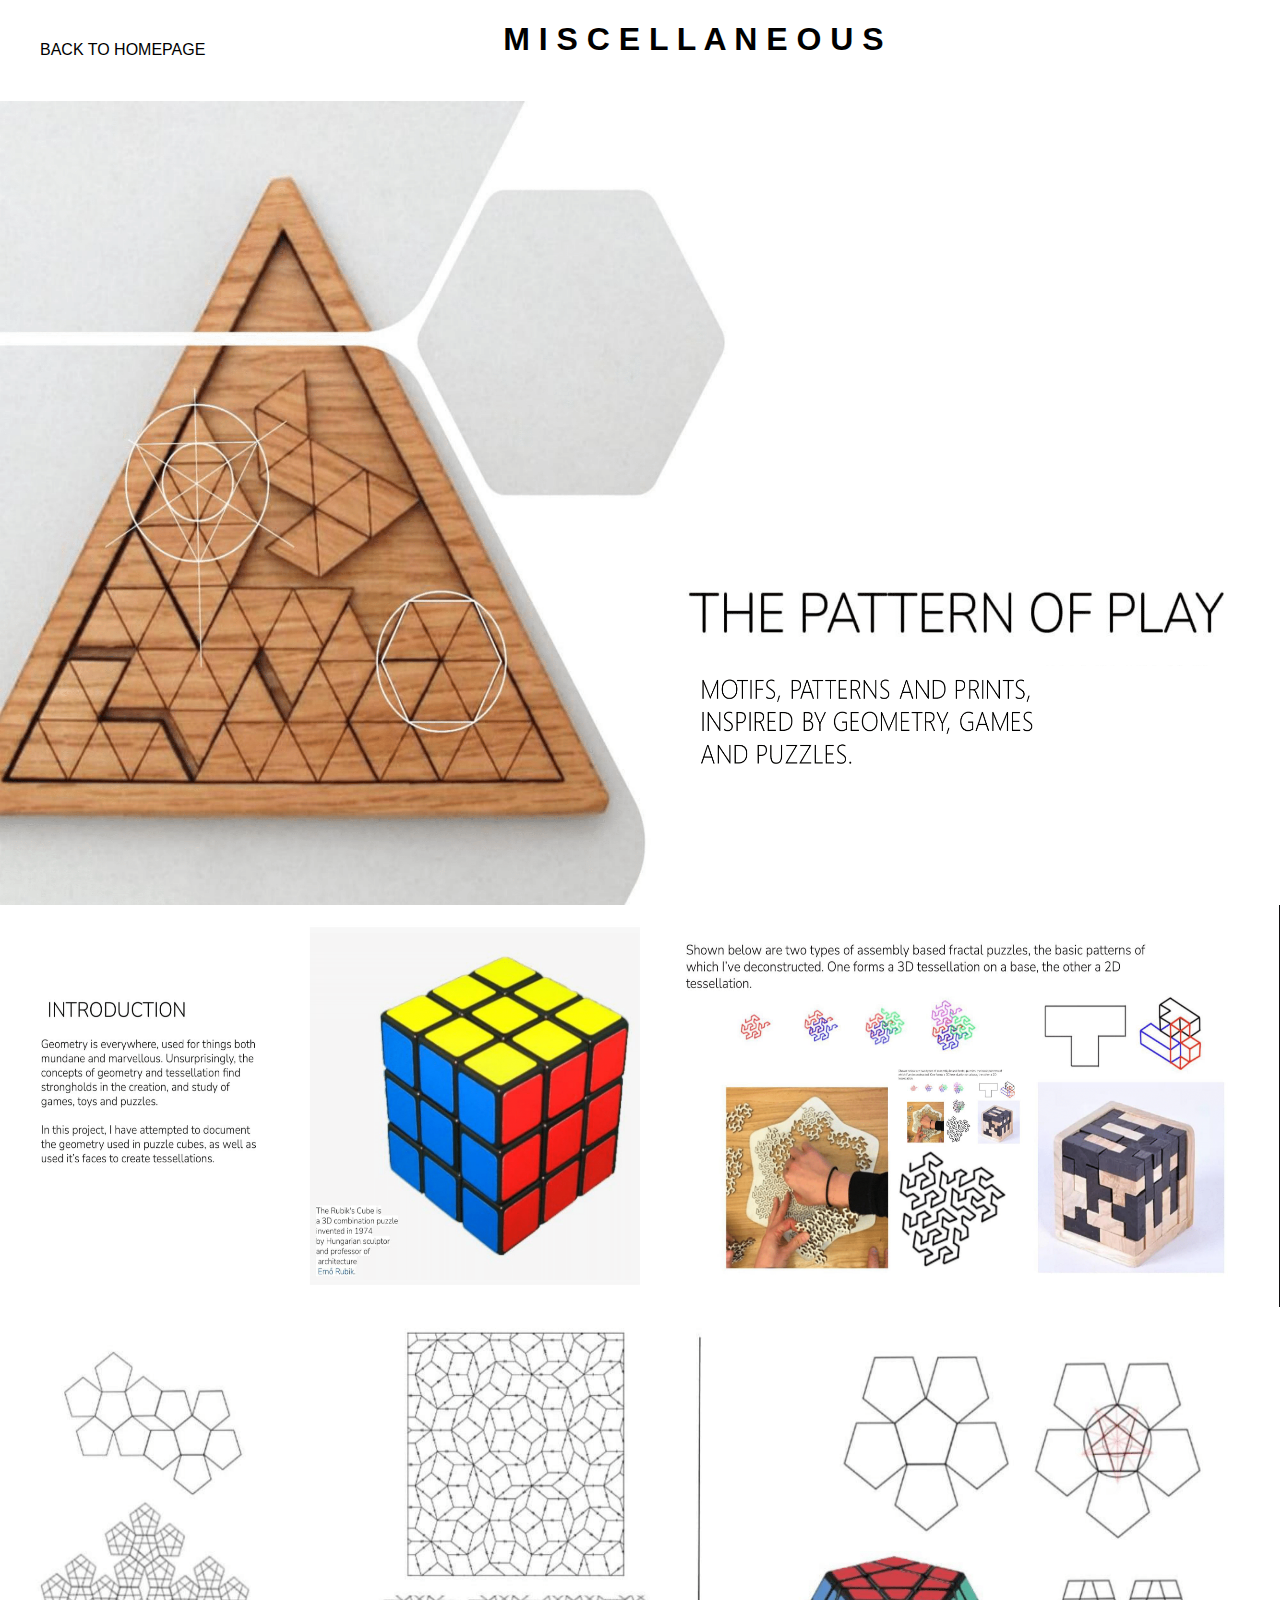
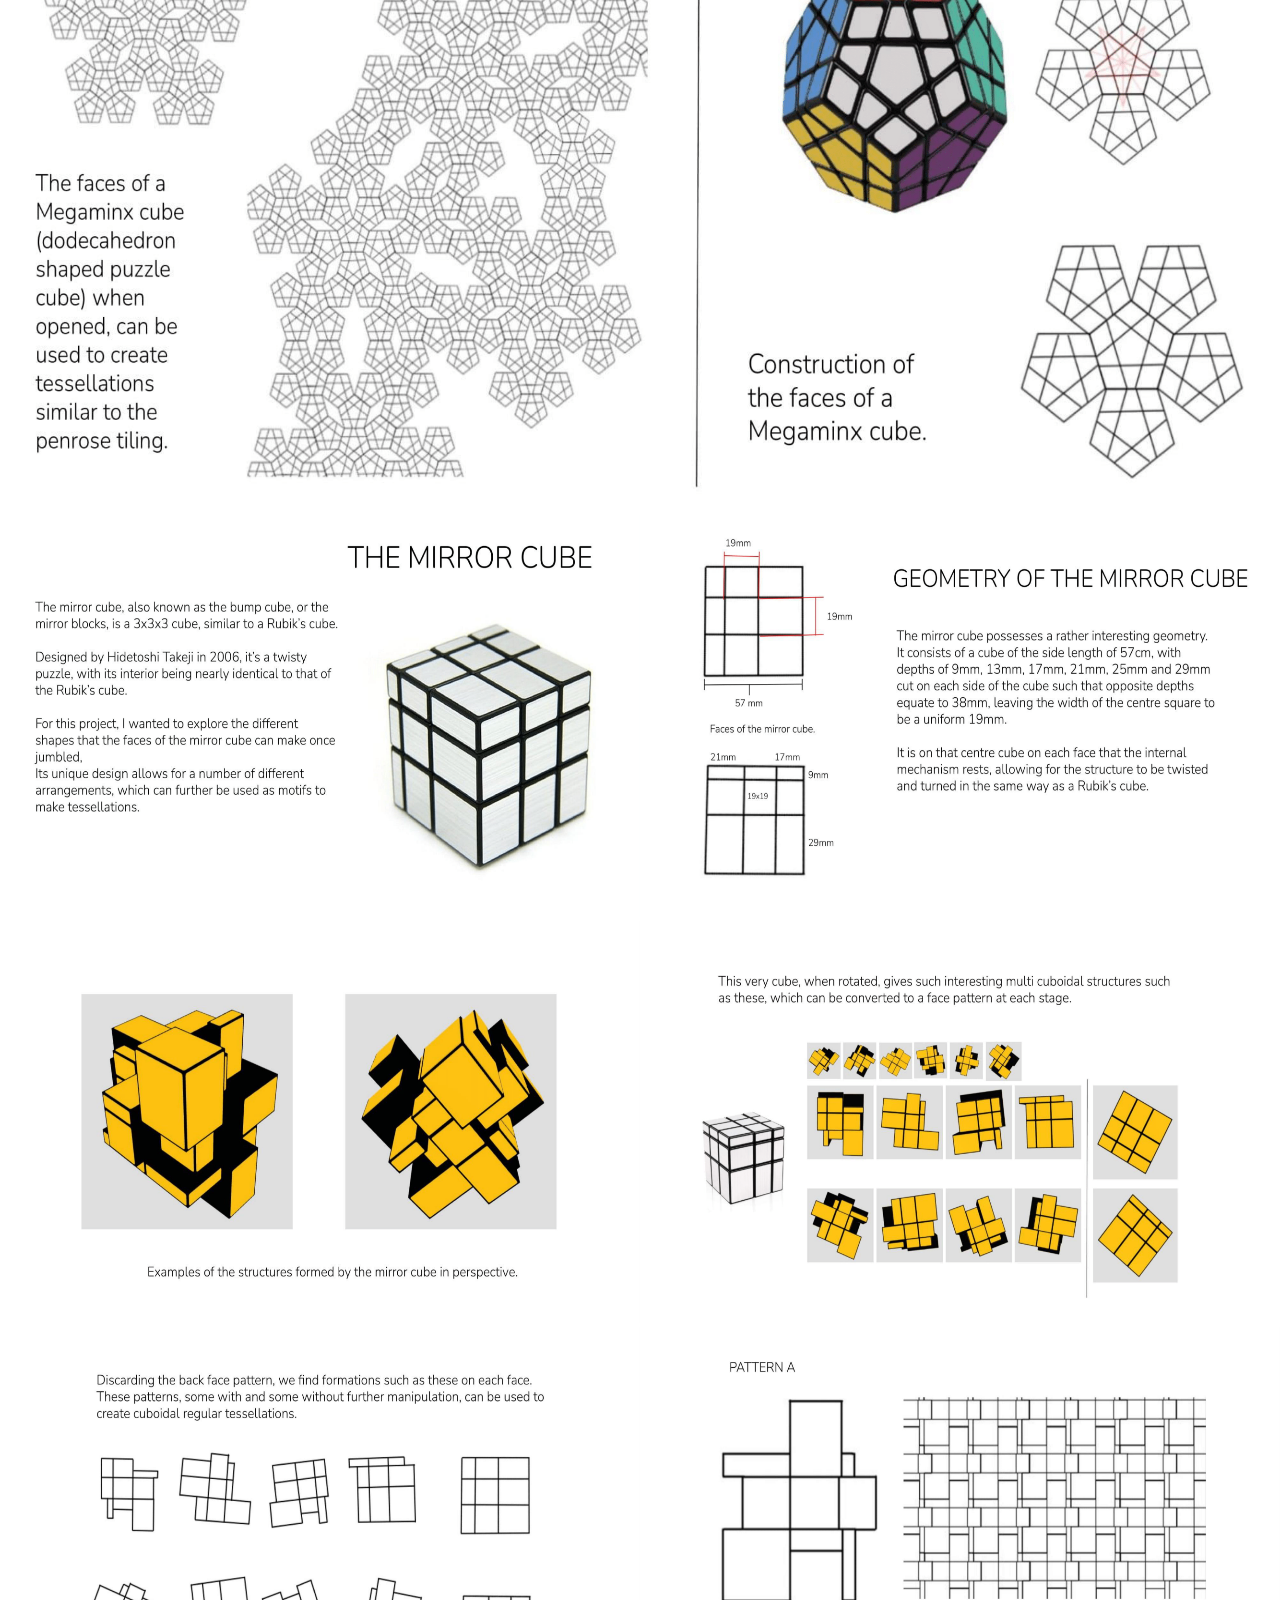
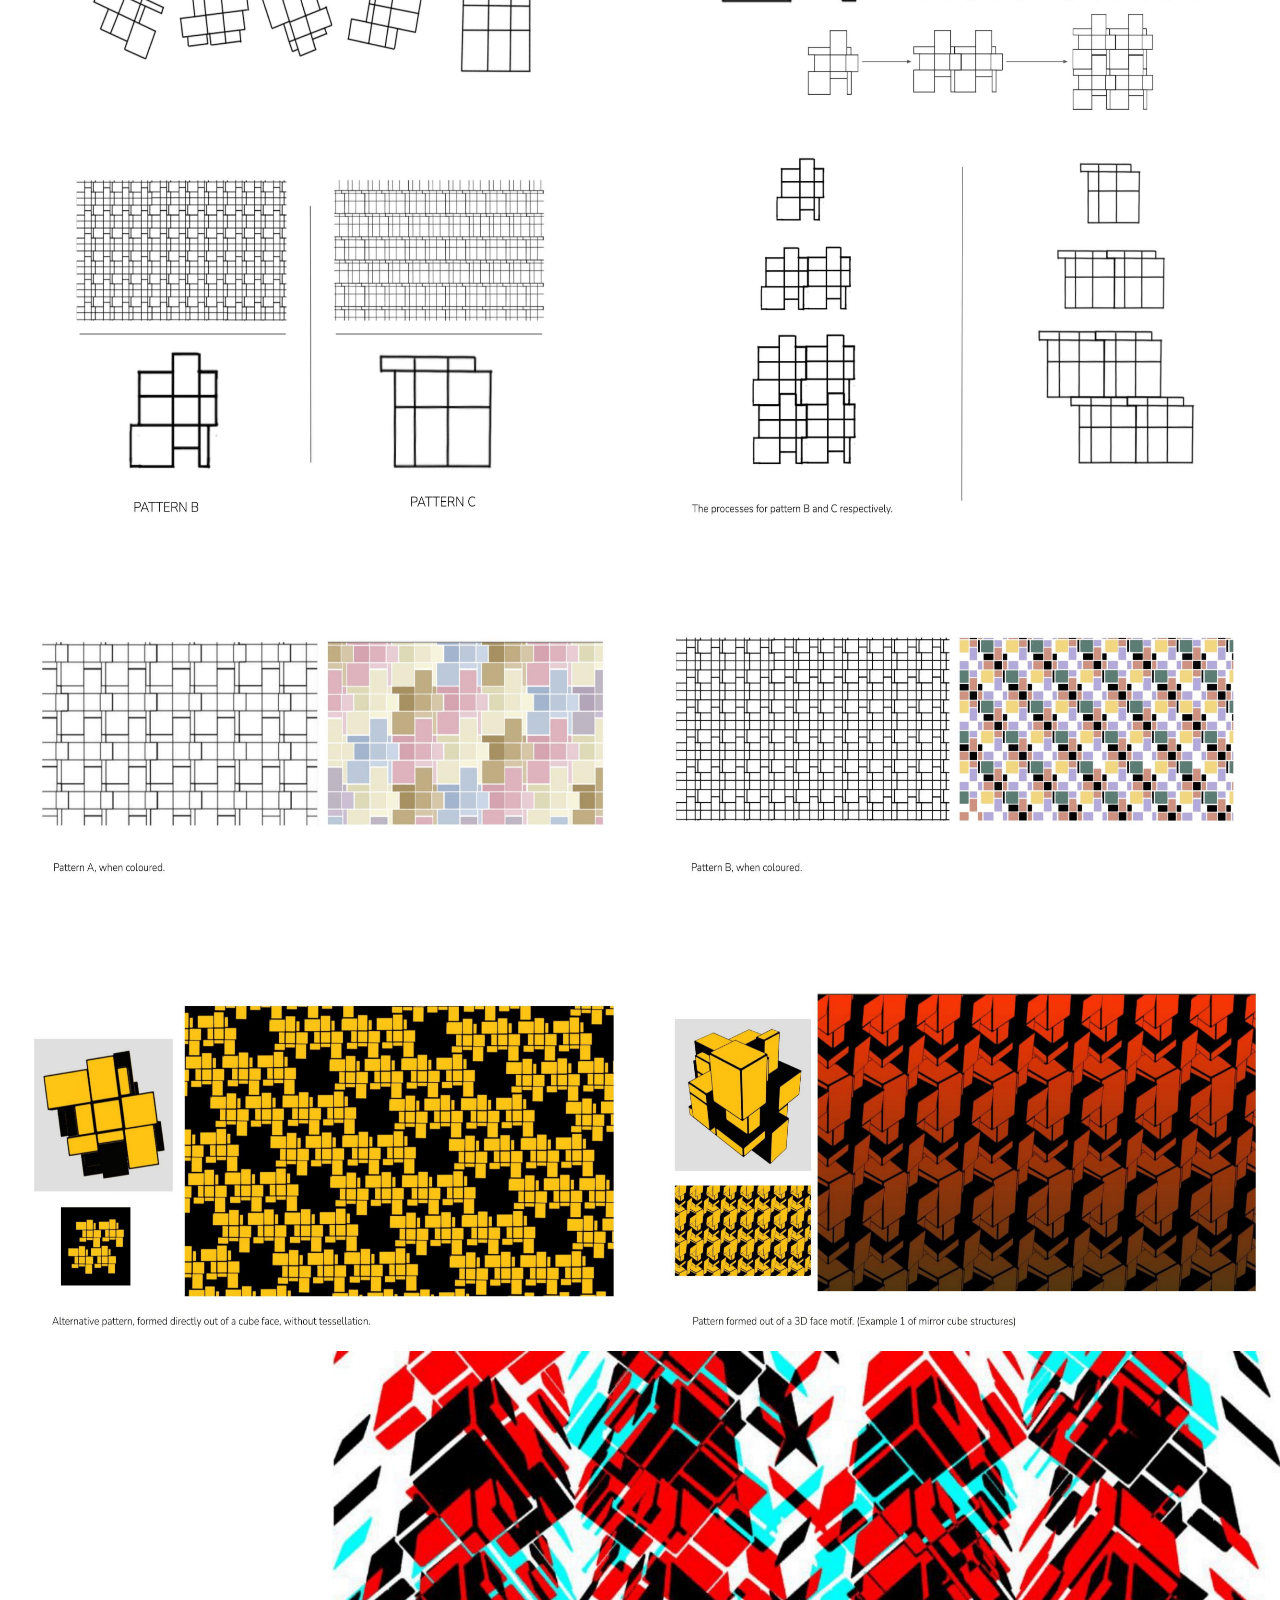
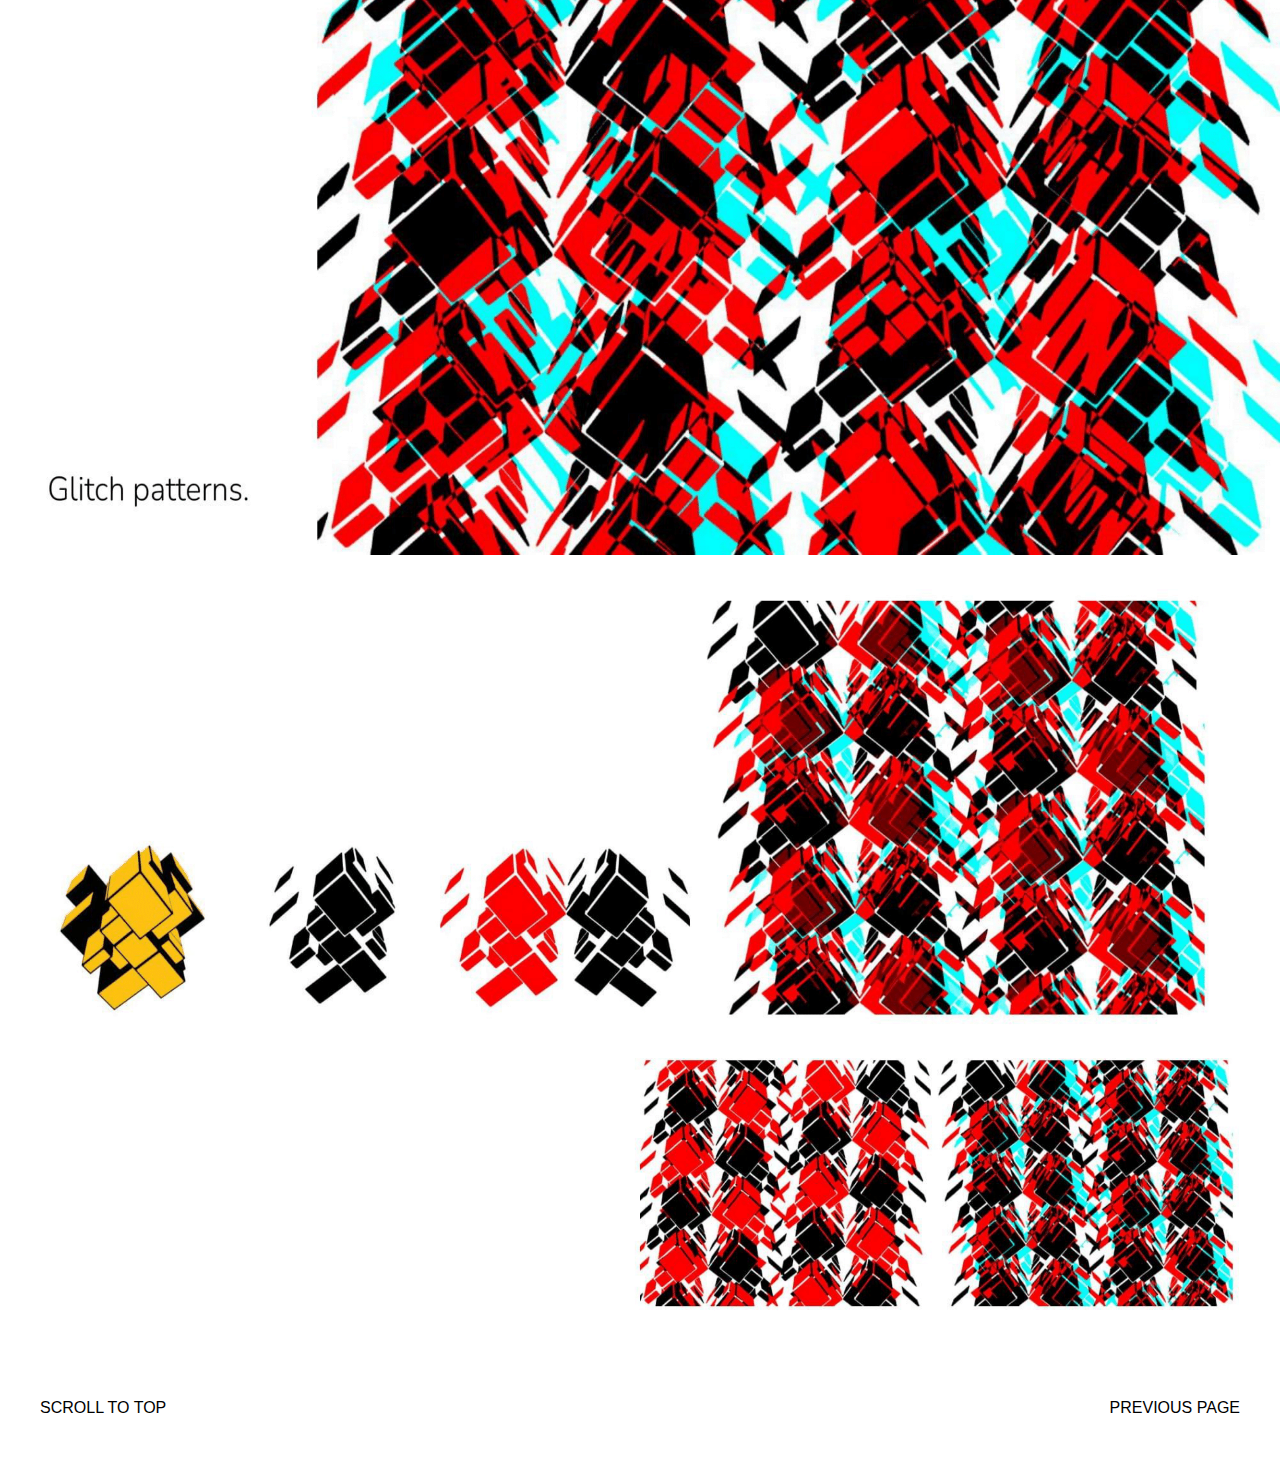
<file: patterns.html>
<!DOCTYPE html>
<html>
    <head>
        <link href="sidepage.css" rel="stylesheet">
        <meta charset="UTF-8">
        <meta name="viewport" content="width=device-width, initial-scale=1.0">
    </head>
    <h1>
        <a href="main page.html">
            <button class="backtohome"> BACK TO HOMEPAGE </button>
        </a>
        <span class="title">M I S C E L L A N E O U S</span>
    </h1>
    <body>
        <img class="mainImg" src="portfolio revised-43.png">
        <img class="ImgSide" src="portfolio revised-44.png"><img class="ImgSide" src="portfolio revised-45.png">
        <img class="mainImg" src="portfolio revised-46.png">
        <img class="ImgSide" src="portfolio revised-47.png"><img class="ImgSide" src="portfolio revised-48.png">
        <img class="ImgSide" src="portfolio revised-49.png"><img class="ImgSide" src="portfolio revised-50.png">
        <img class="ImgSide" src="portfolio revised-51.png"><img class="ImgSide" src="portfolio revised-52.png">
        <img class="ImgSide" src="portfolio revised-53.png"><img class="ImgSide" src="portfolio revised-54.png">
        <img class="ImgSide" src="portfolio revised-55.png"><img class="ImgSide" src="portfolio revised-56.png">
        <img class="ImgSide" src="portfolio revised-57.png"><img class="ImgSide" src="portfolio revised-58.png">
        <img class="mainImg" src="portfolio revised-59.png">
        <img class="mainImg" src="portfolio revised-60.png">
    </body>
    <h2>
        <a href="ripples.html">
            <button class="backtohome"> SCROLL TO TOP  </button>
        </a>
        <a class="nextpage" href="misc1.html">
            <button class="backtohome"> PREVIOUS PAGE </button>
        </a>
</html>
</file>
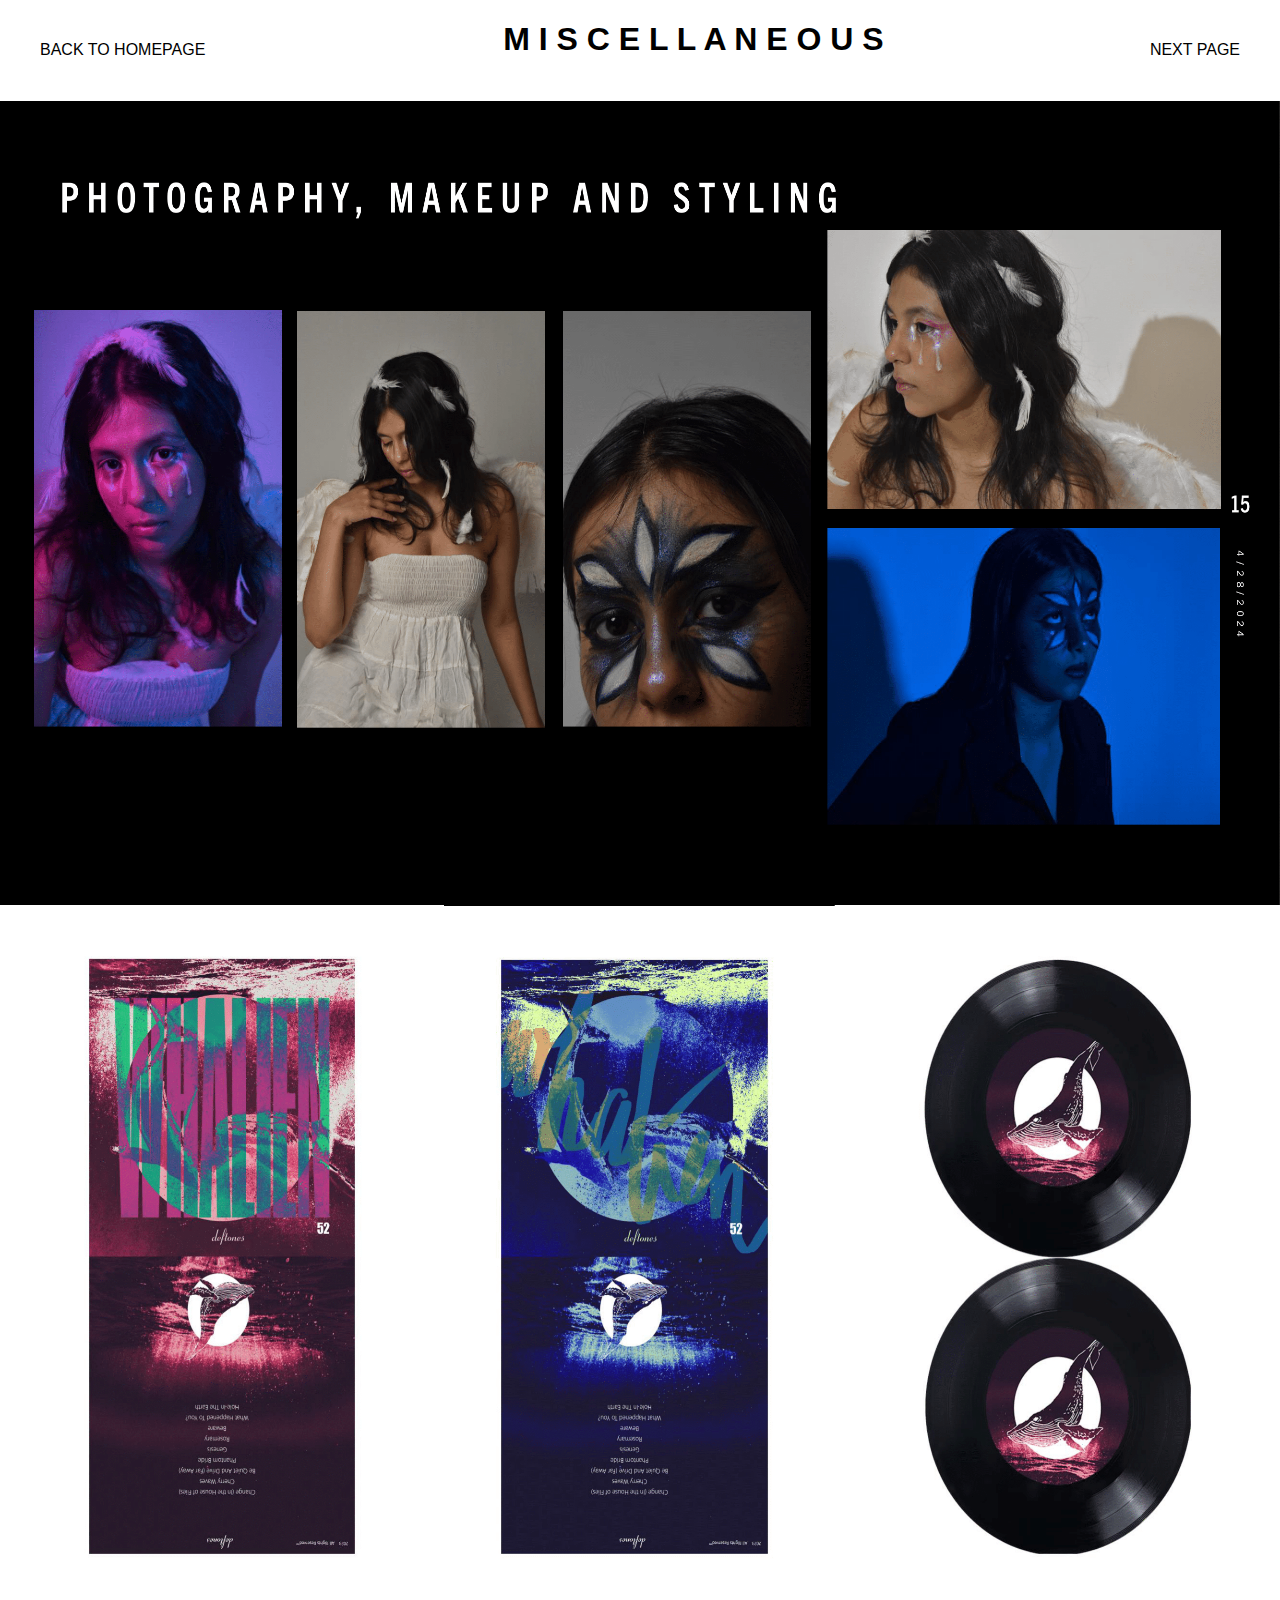
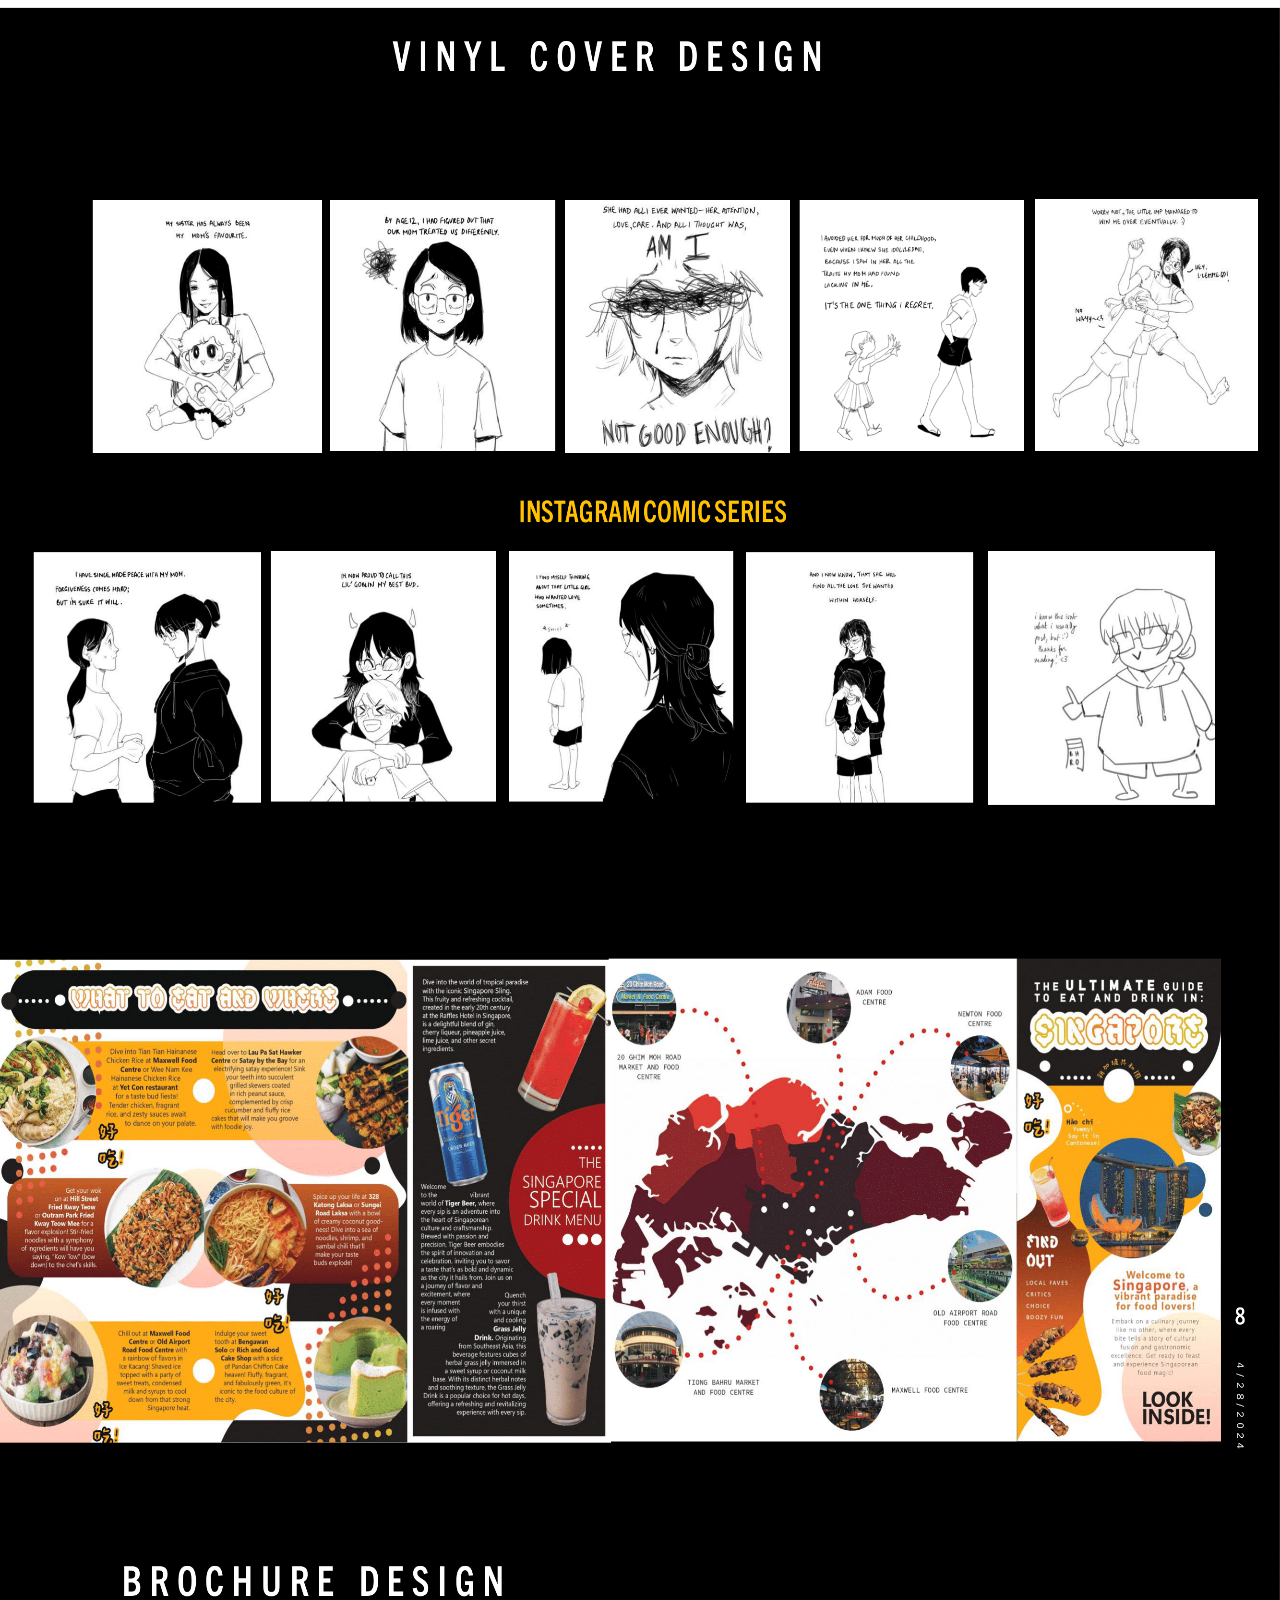
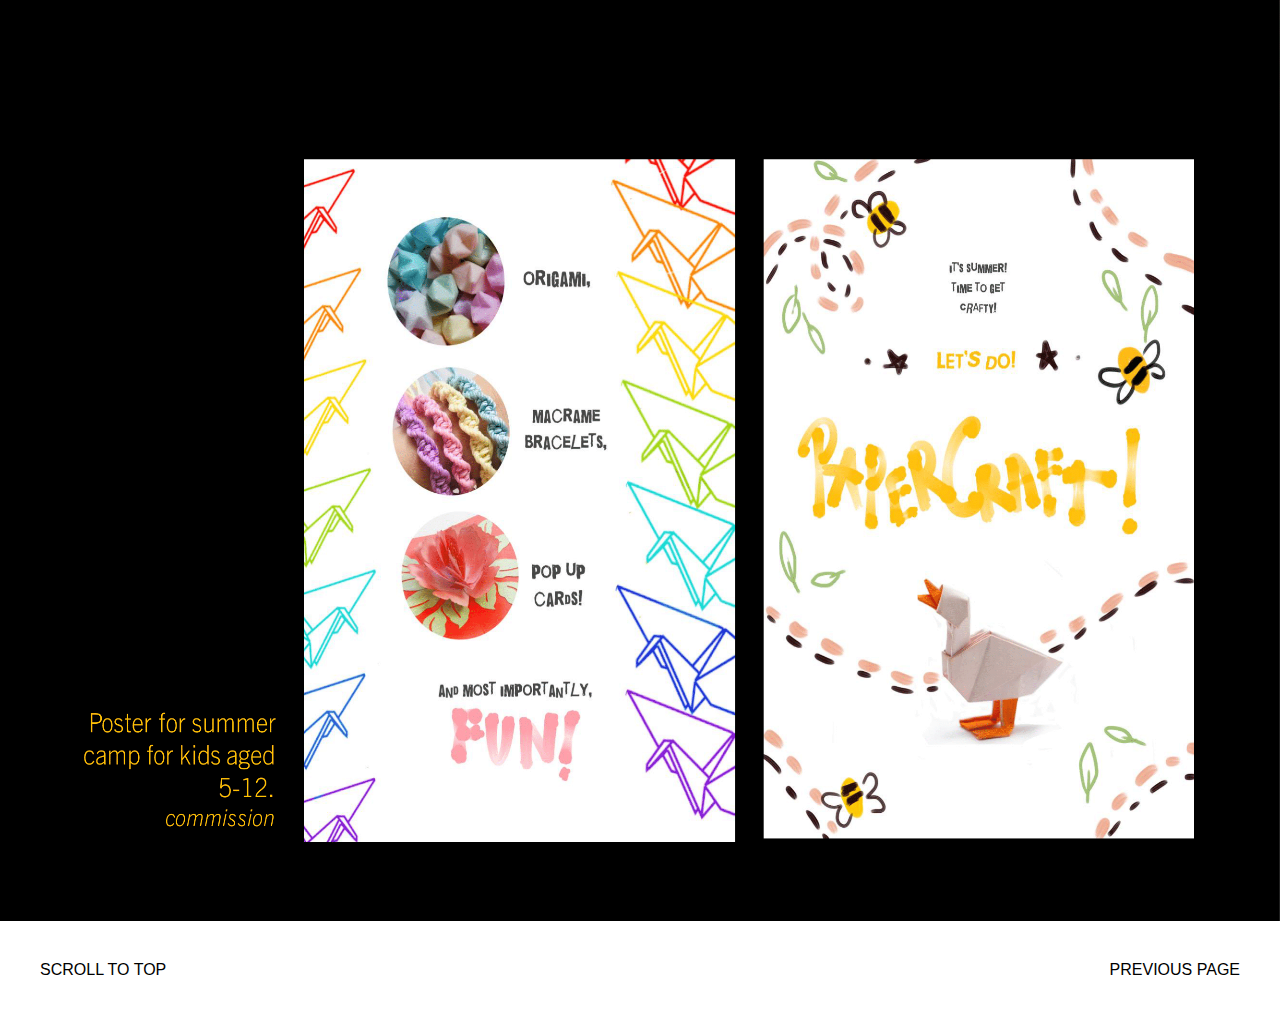
<file: ripples.html>
<!DOCTYPE html>
<html>
    <head>
        <link href="sidepage.css" rel="stylesheet">
        <meta charset="UTF-8">
        <meta name="viewport" content="width=device-width, initial-scale=1.0">
    </head>
    <h1>
        <a href="main page.html">
            <button class="backtohome"> BACK TO HOMEPAGE </button>
        </a>
        <span class="title">M I S C E L L A N E O U S</span>
        <a class="nextpage" href="misc1.html">
            <button class="backtohome"> NEXT PAGE </button>
        </a>
    </h1>
    <body>
        <img class="mainImg" src="Bhromor Sengupta Portfolio 2024-15.png">
        <img class="mainImg" src="Bhromor Sengupta Portfolio 2024-05.png">
        <img class="mainImg" src="Bhromor Sengupta Portfolio 2024-04.png">
        <img class="mainImg" src="Bhromor Sengupta Portfolio 2024-08.png">
        <img class="mainImg" src="Bhromor Sengupta Portfolio 2024-11.png">
    </body>
    <h2>
        <a href="ripples.html">
            <button class="backtohome"> SCROLL TO TOP  </button>
        </a>
        <a class="nextpage" href="atropos.html">
            <button class="backtohome"> PREVIOUS PAGE </button>
        </a>
</html>
</file>
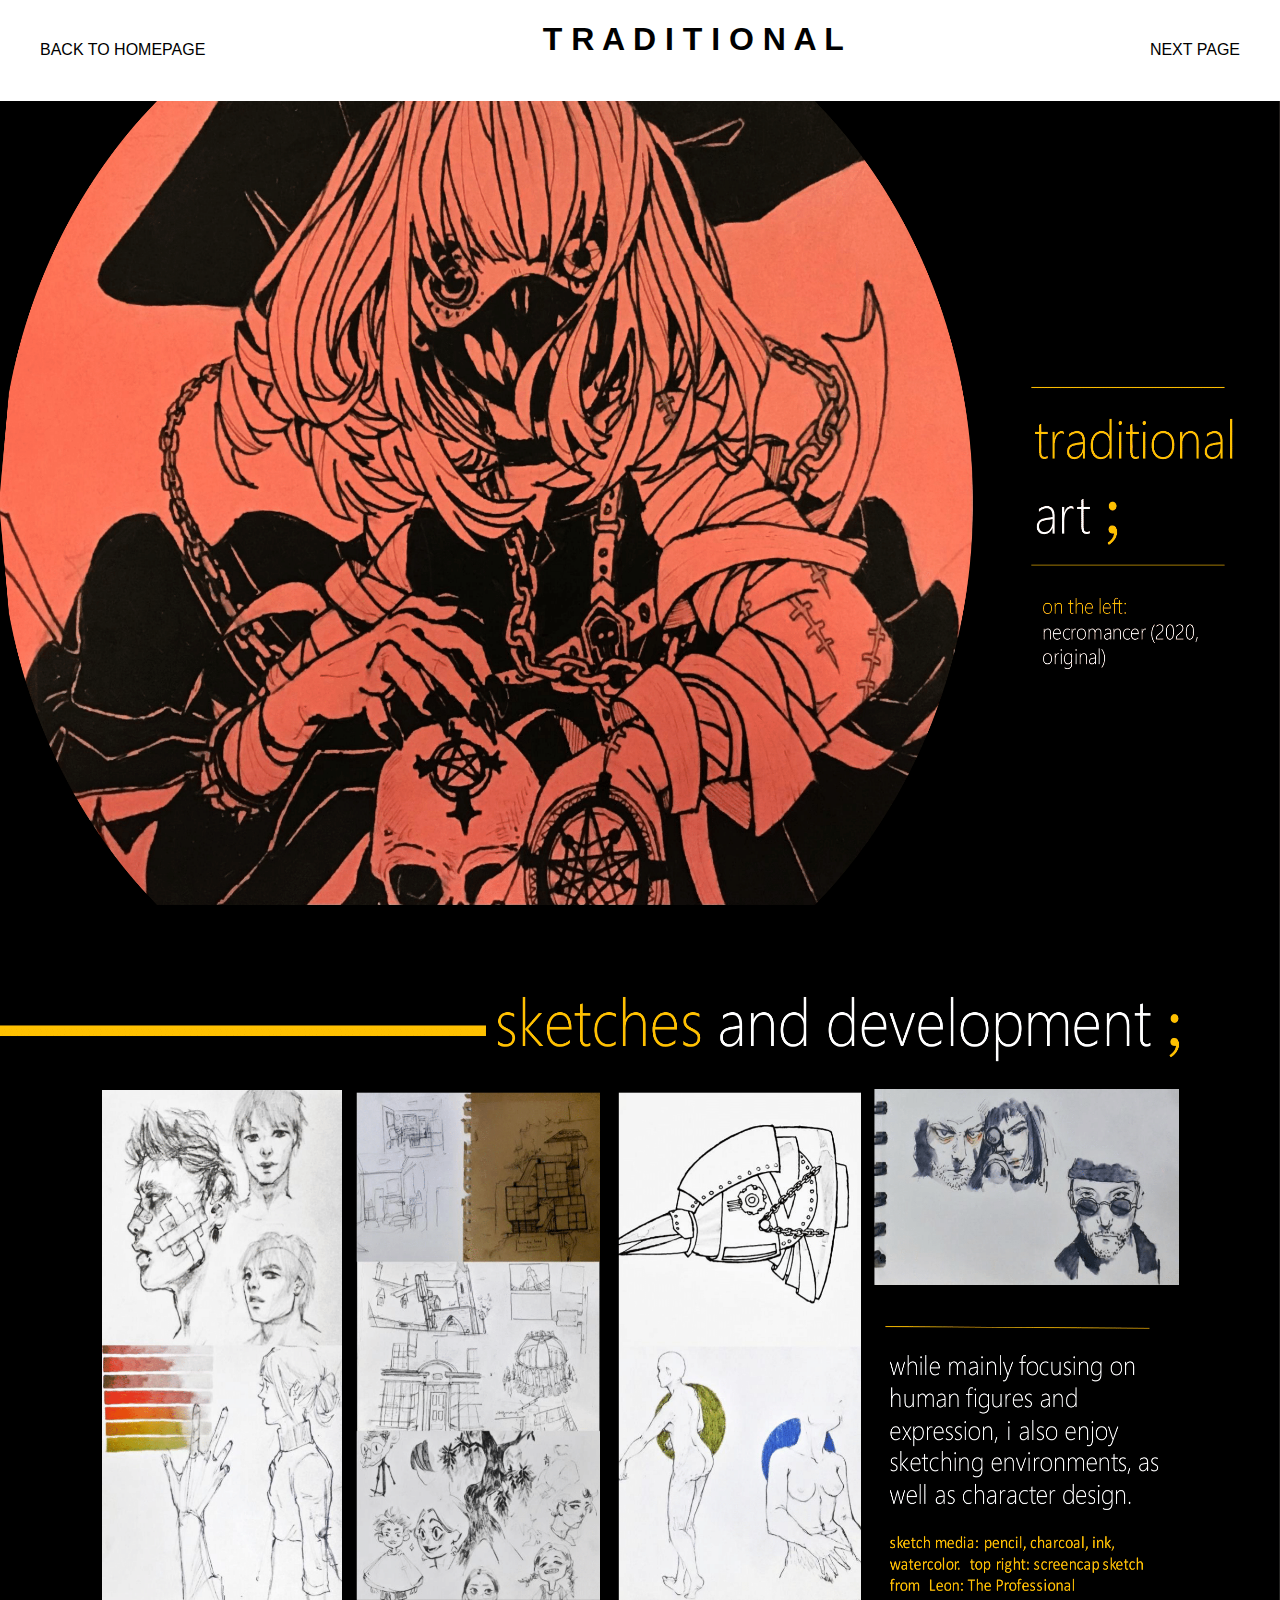
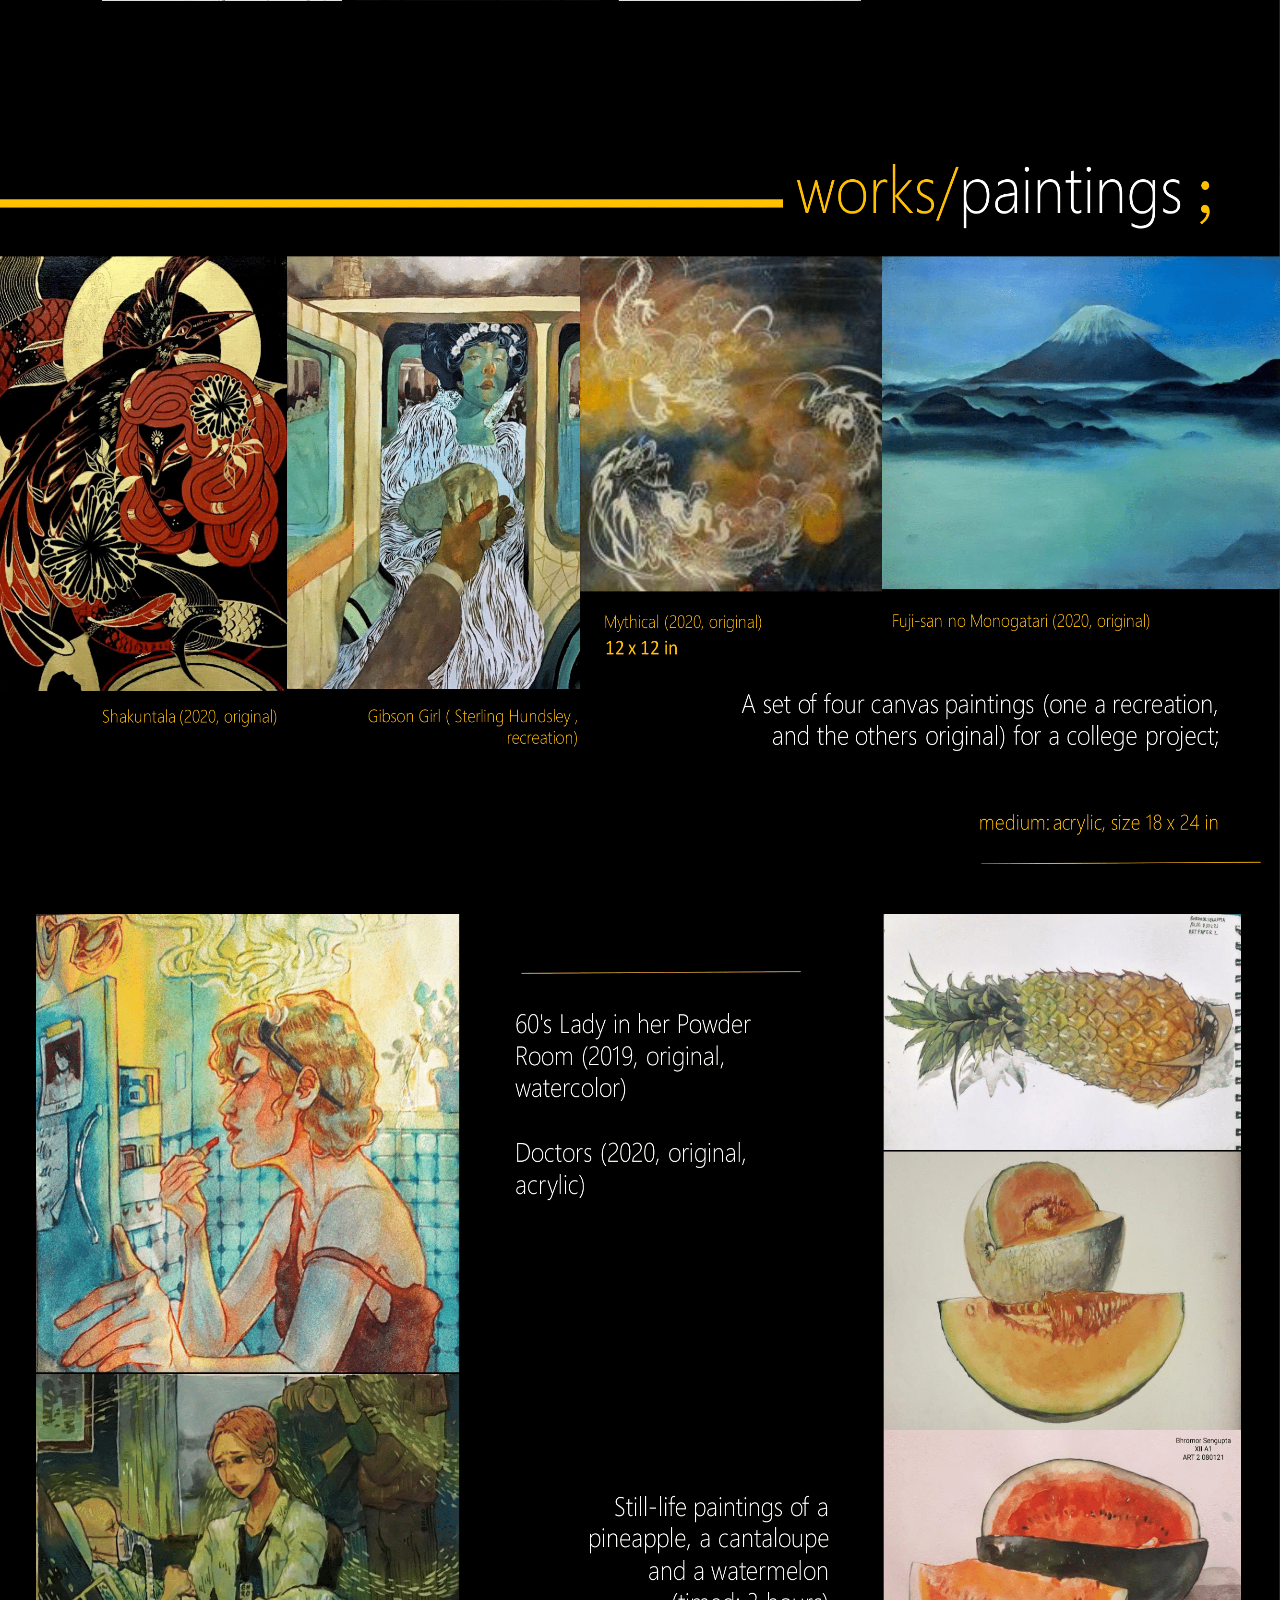
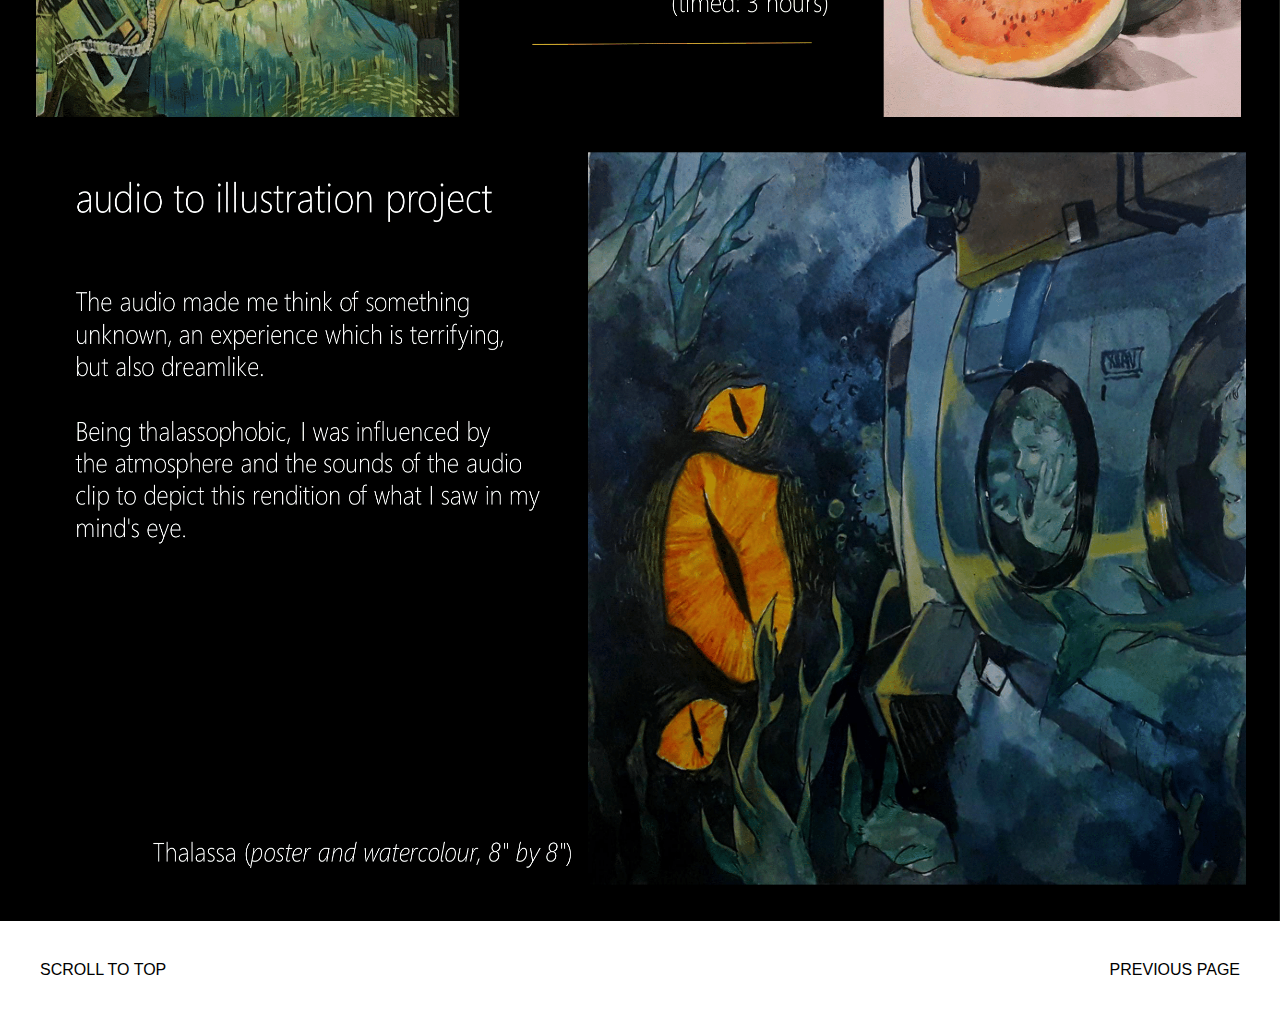
<file: traditional.html>
<!DOCTYPE html>
<html>
    <head>
        <link href="sidepage.css" rel="stylesheet">
        <meta charset="UTF-8">
        <meta name="viewport" content="width=device-width, initial-scale=1.0">
    </head>
    <h1>
        <a href="main page.html">
            <button class="backtohome"> BACK TO HOMEPAGE </button>
        </a>
        <span class="title">T R A D I T I O N A L</span>
        <a class="nextpage" href="misc2.html">
            <button class="backtohome"> NEXT PAGE </button>
        </a>
    </h1>
    <body>
        <img class="mainImg" src="portfolio revised-02.png">
        <img class="mainImg" src="portfolio revised-03.png">
        <img class="mainImg" src="portfolio revised-04.png">
        <img class="mainImg" src="portfolio revised-05.png">
        <img class="mainImg" src="portfolio revised-06.png">
    </body>
    <h2>
        <a href="traditional.html">
            <button class="backtohome"> SCROLL TO TOP  </button>
        </a>
        <a class="nextpage" href="artprojects.html">
            <button class="backtohome"> PREVIOUS PAGE </button>
        </a>
</html>
</file>
<file: stylesheet.css>
.header{
    padding: 20px 40px;
    text-align: center;
    color: rgb(255, 255, 255);
    background-color: rgb(163, 118, 104);
    border-radius: 50px;
}
.dot1 {
    margin-top: 20px;
    height: 20px;
    width: 20px;
    border-radius: 50%;
    background-color: rgb(163, 118, 104);
}
.dot2 {
    margin-top: 20px;
    height: 30px;
    width: 30px;
    border-radius: 50%;
    background-color: rgb(163, 118, 104);
}
main {
    display: flex;
    justify-content: space-between;
    align-items: center;
    padding: 20px;
}

.buttons-left {
    display: flex;
    flex-direction: column;
    gap: 40px;
    align-items: flex-start;
}
.buttons-right {
    display: flex;
    flex-direction: column;
    gap: 40px;
    align-items: flex-end;
}
button {
    padding: 40px 80px;
    font-size: 1rem;
    border: none;
    cursor: pointer;
    color: rgb(255, 255, 255);
    background: linear-gradient(90deg, #000000, #935c4e);
}

button:hover {
    opacity: 0.8;
}

.profile {
    text-align: center;
    max-width: 400px;
}
.logo {
    height: 331px;
    width: 323px;
    align-items: center;
}
.bio {
    margin: 10px 0;
    font-family: 'Segoe UI', Tahoma, Geneva, Verdana, sans-serif;
    font-size: 24px;
}
footer {
    background-color: #ffffff;
    padding: 20px 0;
    margin-top: 20px;
}

footer p {
    margin: 5px 0;
}
.thank-you{
    background-color: #000000;
    font-size: 30px;
    font-family: 'Courier New', Courier, monospace;
    padding: 50px;
    color: #ffffff;
    margin: 0%;
    align-items: center;
}
.contact-info {
    font-family: 'Courier New', Courier, monospace;
    font-size: large;
    color: #000000;
    align-items: center;
}
</file>
<file: sidepage.css>
body {
    margin: 0%;
}
.mainImg {
    width: 100%;
    height: 804px;
    margin: 0;
    padding: 0;
    display: block;
    object-fit: fill;
}
.ImgSide{
    width: 50%;
    height: 402px;
    margin: 0%;
    padding: 0%;
    display: inline;
}
.backtohome {
    padding: 20px 40px;
    font-size: 1rem;
    border: none;
    cursor: pointer;
    color: rgb(0, 0, 0);
    background-color:white;
    transition: color 1s;
}
button:hover {
    color: brown;
}
h1,h2 {
    display: inline-flex;
    width: 100%;
}
.nextpage {
    position: absolute;
    right: 0px;
}
.title {
    width: 70%;
    text-align: center;
    font-family: 'Segoe UI', Tahoma, Geneva, Verdana, sans-serif;
}
</file>
